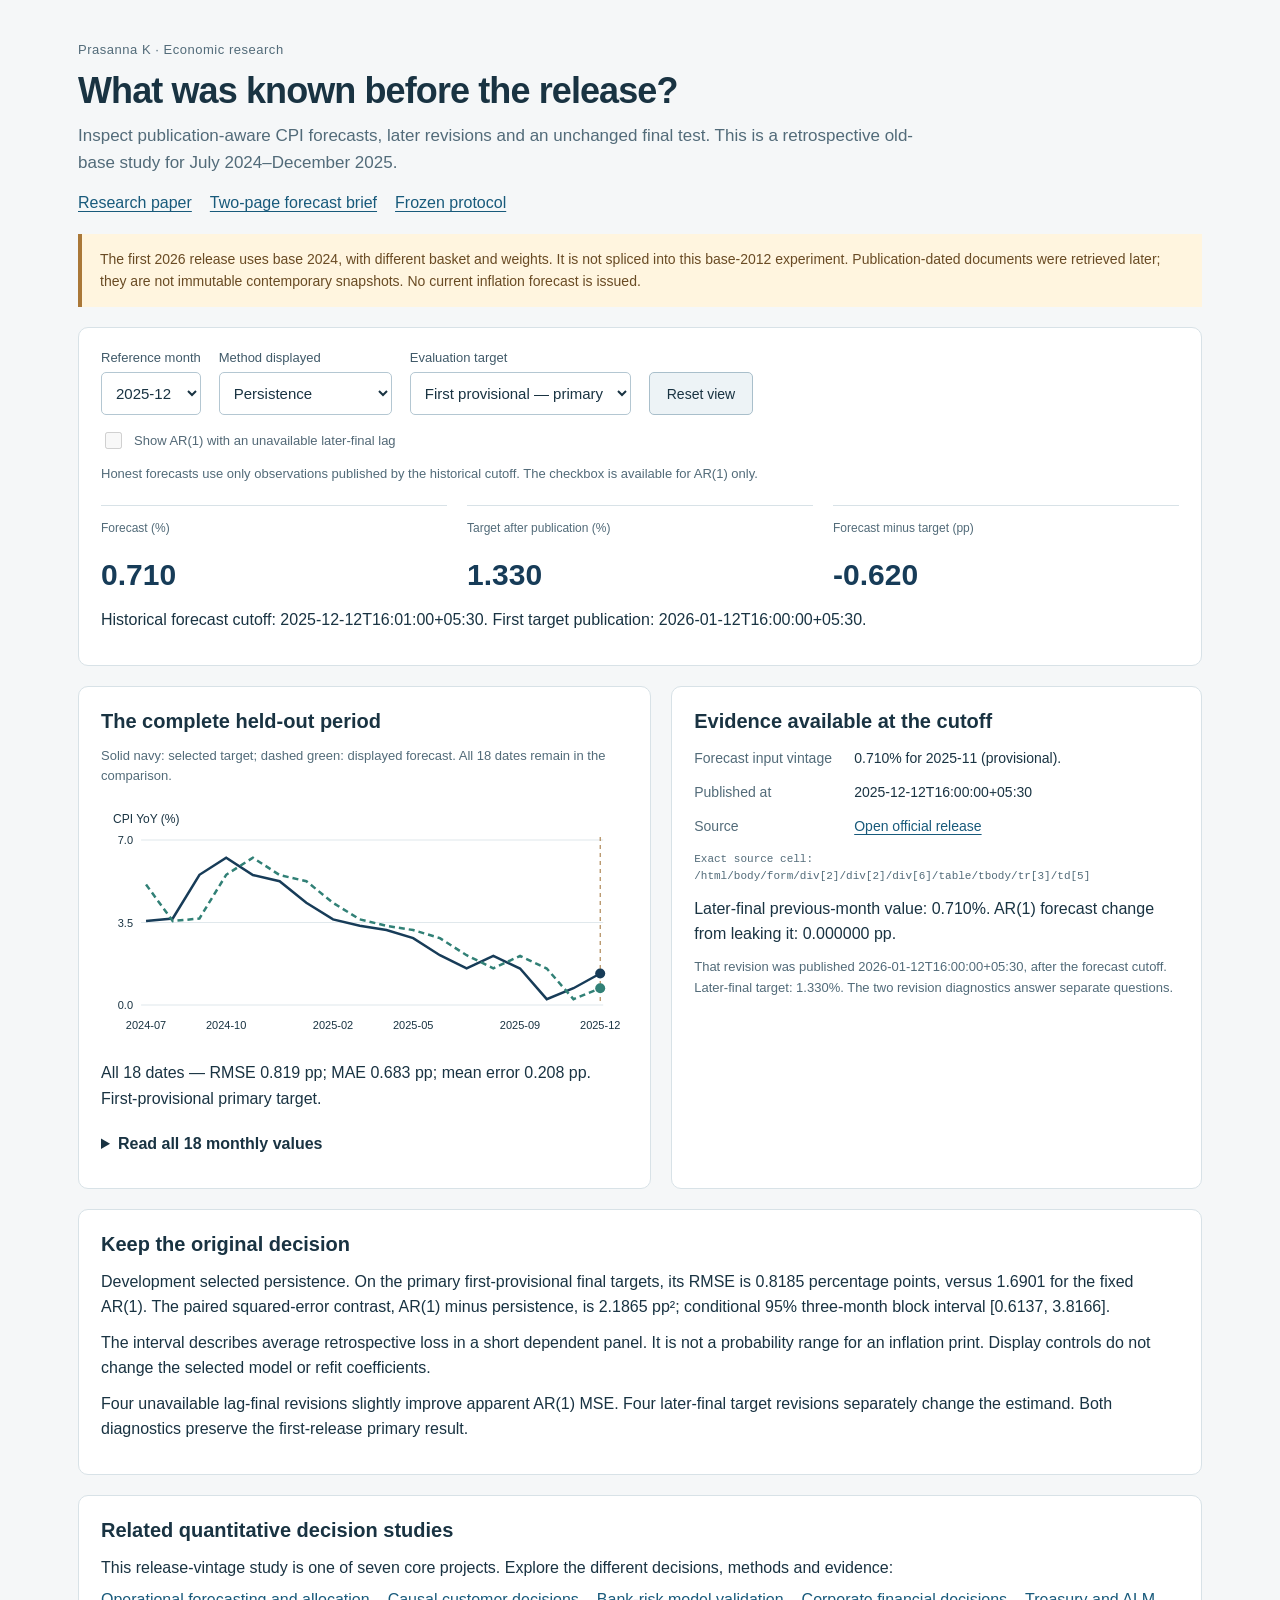
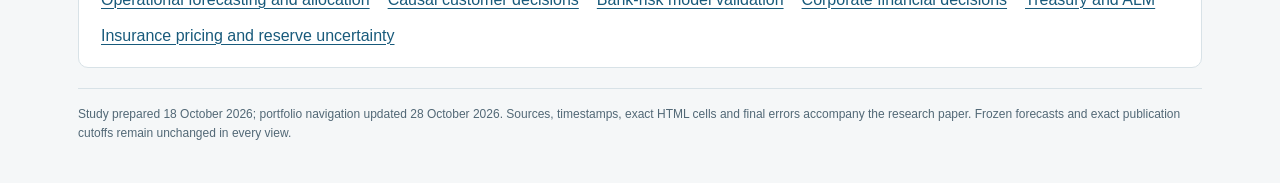
<file: docs/index.html>
<!doctype html><html lang="en"><head><meta charset="utf-8"><meta name="viewport" content="width=device-width,initial-scale=1"><title>CPI release vintages | Prasanna K</title><style>:root{font-family:Inter,Segoe UI,Arial,sans-serif;color:#193342;background:#f5f7f8;font-synthesis:none}*{box-sizing:border-box}body{margin:0}main{max-width:1180px;margin:auto;padding:32px 28px 40px}header{padding:8px 0 22px}.eyebrow{font-size:13px;letter-spacing:.04em;color:#526b79;margin:0 0 9px}h1{font-size:36px;line-height:1.15;letter-spacing:-.025em;margin:0 0 12px;max-width:930px}h2{font-size:20px;line-height:1.25;margin:0 0 12px}.lead{max-width:860px;font-size:17px;line-height:1.55;color:#526b79;margin:0 0 18px}p{line-height:1.6;margin:10px 0}nav{display:flex;gap:18px;flex-wrap:wrap}a{color:#185a7b;text-decoration-thickness:1px;text-underline-offset:3px}a:hover{color:#0a354b}.notice{background:#fff5df;border-left:4px solid #aa7838;padding:15px 18px;line-height:1.55;margin:0 0 20px;font-size:14px;color:#694b24}.panel{background:white;border:1px solid #d8e2e7;border-radius:10px;padding:22px;margin-bottom:20px;min-width:0}.controls{display:flex;gap:18px;align-items:end;flex-wrap:wrap;margin-bottom:14px}label{display:flex;flex-direction:column;gap:7px;font-size:13px;color:#405a69}select,input[type=number]{font:inherit;font-size:15px;color:#193342;border:1px solid #b4c7d2;border-radius:5px;background:#fff;padding:10px;min-height:43px;max-width:100%}select{max-width:330px}input[type=number]{width:145px}button{font:inherit;font-size:14px;padding:11px 17px;border:1px solid #a9bfcb;border-radius:5px;background:#edf3f6;color:#193342;cursor:pointer;min-height:43px}button:hover{background:#e2edf2}button:focus-visible,a:focus-visible,input:focus-visible,select:focus-visible{outline:3px solid #185a7b;outline-offset:3px}.metrics{display:grid;grid-template-columns:repeat(3,minmax(0,1fr));gap:20px;margin:20px 0 13px}.metrics>div{border-top:1px solid #d8e2e7;padding-top:13px}.metrics span{display:block;font-size:12px;line-height:1.5;color:#526b79;min-height:36px}.metrics strong{display:block;font-size:30px;line-height:1.3;color:#173c58;font-weight:650;overflow-wrap:anywhere}.metrics .small-number{font-size:23px}.negative{color:#a43f29!important}.subtle{font-size:13px;color:#526b79}.columns{display:grid;grid-template-columns:1.08fr 1fr;gap:20px}.columns>.panel{height:100%}.columns{margin-bottom:20px}.columns>.panel{margin:0}.compact{grid-template-columns:repeat(2,minmax(0,1fr))}.scroll{overflow:auto}table{border-collapse:collapse;width:100%;font-size:13px}th,td{padding:12px 9px;text-align:right;line-height:1.4;border-bottom:1px solid #e0e8ec;white-space:nowrap}th{font-weight:600;color:#526b79;background:#f4f7f9}th:first-child,td:first-child{text-align:left;white-space:normal}svg{display:block;width:100%;height:auto;margin:14px 0;fill:#193342}dl{display:grid;grid-template-columns:145px minmax(0,1fr);gap:13px 15px;font-size:14px;line-height:1.5}dt{color:#526b79}dd{margin:0;overflow-wrap:anywhere}.mono{font-family:ui-monospace,Consolas,monospace;font-size:11px;overflow-wrap:anywhere;color:#526b79}.check{flex-direction:row;align-items:center;gap:9px;margin:12px 0}.check input{width:17px;height:17px}.check:has(input:disabled){color:#526876}footer{font-size:12px;color:#526876;line-height:1.6;margin-top:20px;padding-top:16px;border-top:1px solid #d8e2e7}@media(max-width:760px){main{padding:22px 16px}h1{font-size:29px}.lead{font-size:16px}.columns{grid-template-columns:1fr}.metrics{grid-template-columns:1fr;gap:12px}.metrics span{min-height:0}.metrics strong{font-size:28px}.controls{align-items:stretch;gap:12px}.controls label{flex:1 1 210px}select{width:100%;max-width:100%}.panel{padding:18px}dl{grid-template-columns:1fr;gap:4px}dd{margin-bottom:10px}.compact{grid-template-columns:1fr 1fr}.compact strong{font-size:25px}}

.sr-only{position:absolute;width:1px;height:1px;padding:0;margin:-1px;overflow:hidden;clip-path:inset(50%);white-space:nowrap;border:0}summary{cursor:pointer;font-weight:600;line-height:1.5;padding:10px 0}summary:focus-visible,.scroll:focus-visible{outline:3px solid #185a7b;outline-offset:3px}.scroll{max-width:100%}caption{text-align:left;line-height:1.5;padding:12px 0;color:#405a69}tbody th{font-weight:500;background:transparent;color:#193342}.selected-month{background:#edf3f6}
</style></head><body><main><header><p class="eyebrow">Prasanna K · Economic research</p><h1>What was known before the release?</h1><p class="lead">Inspect publication-aware CPI forecasts, later revisions and an unchanged final test. This is a retrospective old-base study for July 2024–December 2025.</p><nav><a href="exports/P6_Inflation_Research_Paper.pdf">Research paper</a><a href="exports/P6_December_2025_Forecast_Brief.pdf">Two-page forecast brief</a><a href="exports/protocol.html">Frozen protocol</a></nav></header>
<aside class="notice">The first 2026 release uses base 2024, with different basket and weights. It is not spliced into this base-2012 experiment. Publication-dated documents were retrieved later; they are not immutable contemporary snapshots. No current inflation forecast is issued.</aside>
<section class="panel"><div class="controls"><label>Reference month<select id="month"></select></label><label>Method displayed<select id="method"><option value="persistence">Persistence</option><option value="ridge_ar1">Fixed Ridge AR(1)</option><option value="seasonal_12month">Seasonal 12-month</option></select></label><label>Evaluation target<select id="target"><option value="first">First provisional — primary</option><option value="later">Later final — diagnostic</option></select></label><button id="reset" type="button">Reset view</button></div><label class="check"><input type="checkbox" id="hindsight" aria-describedby="hindsight-note">Show AR(1) with an unavailable later-final lag</label><p id="hindsight-note" class="subtle"></p><p id="view-status" class="sr-only" role="status" aria-live="polite" aria-atomic="true"></p>
<div class="metrics"><div><span>Forecast (%)</span><strong id="forecast"></strong></div><div><span>Target after publication (%)</span><strong id="actual"></strong></div><div><span>Forecast minus target (pp)</span><strong id="error"></strong></div></div><p id="timing"></p></section>
<div class="columns"><section class="panel"><h2>The complete held-out period</h2><p class="subtle">Solid navy: selected target; dashed green: displayed forecast. All 18 dates remain in the comparison.</p><div id="forecast-chart" role="img" aria-label="Eighteen monthly CPI targets and frozen forecasts" aria-describedby="chart-table-help"></div><p id="scores"></p><details><summary>Read all 18 monthly values</summary><p id="chart-table-help" class="subtle">The table shows the same dates, forecasts and targets as the chart. The selected month is marked.</p><div class="scroll" tabindex="0" role="region" aria-labelledby="forecast-table-caption"><table><caption id="forecast-table-caption"></caption><thead><tr><th scope="col">Month</th><th scope="col">Forecast (%)</th><th scope="col">Target (%)</th><th scope="col">Error (pp)</th></tr></thead><tbody id="forecast-rows"></tbody></table></div></details></section><section class="panel"><h2>Evidence available at the cutoff</h2><dl><dt>Forecast input vintage</dt><dd id="lag"></dd><dt>Published at</dt><dd id="lag-date"></dd><dt>Source</dt><dd><a id="source" target="_blank" rel="noopener noreferrer">Open official release</a></dd></dl><p id="cell" class="mono"></p><p id="revision"></p><p id="revision-date" class="subtle"></p></section></div>
<section class="panel"><h2>Keep the original decision</h2><p>Development selected persistence. On the primary first-provisional final targets, its RMSE is 0.8185 percentage points, versus 1.6901 for the fixed AR(1). The paired squared-error contrast, AR(1) minus persistence, is 2.1865 pp²; conditional 95% three-month block interval [0.6137, 3.8166].</p><p>The interval describes average retrospective loss in a short dependent panel. It is not a probability range for an inflation print. Display controls do not change the selected model or refit coefficients.</p><p>Four unavailable lag-final revisions slightly improve apparent AR(1) MSE. Four later-final target revisions separately change the estimand. Both diagnostics preserve the first-release primary result.</p></section>
<section class="panel"><h2>Related quantitative decision studies</h2><p>This release-vintage study is one of seven core projects. Explore the different decisions, methods and evidence:</p><nav aria-label="Related portfolio projects"><a href="https://github.com/Prasanna-K-123/demand-inventory">Operational forecasting and allocation</a><a href="https://github.com/Prasanna-K-123/causal-customer-decisions">Causal customer decisions</a><a href="https://github.com/Prasanna-K-123/credit-risk-model-validation">Bank-risk model validation</a><a href="https://github.com/Prasanna-K-123/financial-decision-lab">Corporate financial decisions</a><a href="https://github.com/Prasanna-K-123/treasury-alm">Treasury and ALM</a><a href="https://github.com/Prasanna-K-123/insurance-price-reserve-risk">Insurance pricing and reserve uncertainty</a></nav></section>
<footer>Study prepared 18 October 2026; portfolio navigation updated 28 October 2026. Sources, timestamps, exact HTML cells and final errors accompany the research paper. Frozen forecasts and exact publication cutoffs remain unchanged in every view.</footer></main>
<script id="evidence" type="application/json">{"error_decomposition":{"2024":{"persistence":{"mae_pp":0.8666666666666667,"mean_error_pp":-0.02333333333333328,"mse_pp_squared":1.1480333333333335,"rmse_pp":1.0714631740444156},"ridge_ar1":{"mae_pp":0.91144666039283,"mean_error_pp":0.5082004961534495,"mse_pp_squared":1.0987628855513525,"rmse_pp":1.0482189110826767},"seasonal_12month":{"mae_pp":1.571666666666667,"mean_error_pp":0.9683333333333333,"mse_pp_squared":4.594116666666667,"rmse_pp":2.1433890609655233}},"2025":{"persistence":{"mae_pp":0.5908333333333332,"mean_error_pp":0.32416666666666666,"mse_pp_squared":0.4309416666666666,"rmse_pp":0.6564614738632166},"ridge_ar1":{"mae_pp":1.8538052251263604,"mean_error_pp":1.8538052251263604,"mse_pp_squared":3.7353626113666354,"rmse_pp":1.932708620399525},"seasonal_12month":{"mae_pp":2.7175,"mean_error_pp":2.7175,"mse_pp_squared":9.699358333333333,"rmse_pp":3.1143792854007573}}},"first_month":"2024-07","hindsight_diagnostic":{"changed_lag_releases":4,"max_abs_forecast_change_pp":0.05755755936330642,"metrics_same_frozen_ar1_with_unavailable_final_lag":{"mae_pp":1.5387264108924614,"mean_error_pp":1.404311022812668,"mse_pp_squared":2.840676182001727,"rmse_pp":1.6854305627944828},"mse_change_contaminated_minus_honest":-0.015819854093147432,"warning":"Later-final lag is published only with target, after cutoff. Not an available forecast."},"last_month":"2025-12","later_final_target_diagnostic":{"changed_targets":4,"max_abs_target_revision_pp":0.10000000000000009,"metrics":{"persistence":{"mae_pp":0.6844444444444444,"mean_error_pp":0.20999999999999996,"mse_pp_squared":0.6680777777777778,"rmse_pp":0.8173602496927397},"ridge_ar1":{"mae_pp":1.5413523702151837,"mean_error_pp":1.40693698213539,"mse_pp_squared":2.8615631384065727,"rmse_pp":1.6916155409568017},"seasonal_12month":{"mae_pp":2.337222222222222,"mean_error_pp":2.136111111111111,"mse_pp_squared":8.007316666666668,"rmse_pp":2.829720245301056}},"warning":"Different estimand. Does not replace first-provisional primary evaluation."},"limitations":["18 dependent releases; conditional bootstrap interval only.","Publication-dated reconstruction, not immutable archived snapshots.","Small training/development panel and fixed coefficients.","No new-base/current inflation forecast; no causal policy effect.","Hindsight does not necessarily improve measured performance."],"metrics":{"persistence":{"mae_pp":0.6827777777777779,"mean_error_pp":0.20833333333333334,"mse_pp_squared":0.6699722222222222,"rmse_pp":0.8185183090329881},"ridge_ar1":{"mae_pp":1.5396857035485167,"mean_error_pp":1.4052703154687234,"mse_pp_squared":2.856496036094874,"rmse_pp":1.6901171663807435},"seasonal_12month":{"mae_pp":2.335555555555556,"mean_error_pp":2.1344444444444446,"mse_pp_squared":7.997611111111112,"rmse_pp":2.8280047933324144}},"n_releases":18,"per_release":[{"actual_source":{"base":2012,"cell_xpath":"/html/body/form/div[2]/div[2]/div[6]/div[1]/table/tbody/tr[3]/td[5]","metric":"headline_yoy_percent","published_at":"2024-08-12T17:30:00+05:30","reference_month":"2024-07","release_reference_month":"2024-07","sector":"Combined","source_file":"data/raw/source_2044604.html","source_sha256":"c33f23f8f750cfa660df57fe6817cfab9f7ca14cd4aff30fd981269414622ce5","source_url":"https://www.pib.gov.in/PressReleaseIframePage.aspx?PRID=2044604&lang=2&reg=3","status":"provisional","value":3.54},"errors_pp":{"persistence":1.54,"ridge_ar1":1.9986743063937924,"seasonal_12month":3.9000000000000004},"first_provisional_actual":3.54,"forecast_cutoff":"2024-07-12T17:31:00+05:30","forecasts":{"persistence":5.08,"ridge_ar1":5.538674306393792,"seasonal_12month":7.44},"hindsight_ar1_prediction":5.538674306393792,"hindsight_lag_final":{"base":2012,"cell_xpath":"/html/body/form/div[2]/div[2]/div[6]/div[1]/table/tbody/tr[3]/td[8]","metric":"headline_yoy_percent","published_at":"2024-08-12T17:30:00+05:30","reference_month":"2024-06","release_reference_month":"2024-07","sector":"Combined","source_file":"data/raw/source_2044604.html","source_sha256":"c33f23f8f750cfa660df57fe6817cfab9f7ca14cd4aff30fd981269414622ce5","source_url":"https://www.pib.gov.in/PressReleaseIframePage.aspx?PRID=2044604&lang=2&reg=3","status":"final","value":5.08},"hindsight_minus_honest_prediction_pp":0.0,"lag_source":{"base":2012,"cell_xpath":"/html/body/form/div[2]/div[2]/div[6]/table/tbody/tr[3]/td[5]","metric":"headline_yoy_percent","published_at":"2024-07-12T17:30:00+05:30","reference_month":"2024-06","release_reference_month":"2024-06","sector":"Combined","source_file":"data/raw/source_2032780.html","source_sha256":"2ccc552eabe3fa7733d10674a0f5b368e0d66b5d3c39a0cdde6b1de85d69c76e","source_url":"https://www.pib.gov.in/PressReleaseIframePage.aspx?PRID=2032780&lang=2&reg=3","status":"provisional","value":5.08},"later_final_source":{"base":2012,"cell_xpath":"/html/body/form/div[2]/div[2]/div[6]/div[1]/table/tbody/tr[3]/td[8]","metric":"headline_yoy_percent","published_at":"2024-09-12T17:30:00+05:30","reference_month":"2024-07","release_reference_month":"2024-08","sector":"Combined","source_file":"data/raw/source_2054203.html","source_sha256":"4848e65c07d605bbc25af68fb99dfd4ce476841e705bc6734def5a80fc88abc6","source_url":"https://www.pib.gov.in/PressReleaseIframePage.aspx?PRID=2054203&lang=2&reg=3","status":"final","value":3.6},"later_final_target":3.6,"seasonal_source":{"base":2012,"cell_xpath":"/html/body/form/div[2]/div[2]/div[6]/table/tbody/tr[3]/td[8]","metric":"headline_yoy_percent","published_at":"2023-09-12T17:30:00+05:30","reference_month":"2023-07","release_reference_month":"2023-08","sector":"Combined","source_file":"data/raw/source_1956659.html","source_sha256":"7fdc5b311df0d6e64ada3dc8b9526e9f96f64245a8c380e2317fd26580466d8f","source_url":"https://www.pib.gov.in/PressReleaseIframePage.aspx?PRID=1956659&lang=2&reg=3","status":"final","value":7.44},"split":"final","target_month":"2024-07","target_publication":"2024-08-12T17:30:00+05:30"},{"actual_source":{"base":2012,"cell_xpath":"/html/body/form/div[2]/div[2]/div[6]/div[1]/table/tbody/tr[3]/td[5]","metric":"headline_yoy_percent","published_at":"2024-09-12T17:30:00+05:30","reference_month":"2024-08","release_reference_month":"2024-08","sector":"Combined","source_file":"data/raw/source_2054203.html","source_sha256":"4848e65c07d605bbc25af68fb99dfd4ce476841e705bc6734def5a80fc88abc6","source_url":"https://www.pib.gov.in/PressReleaseIframePage.aspx?PRID=2054203&lang=2&reg=3","status":"provisional","value":3.65},"errors_pp":{"persistence":-0.10999999999999988,"ridge_ar1":1.0022878921988734,"seasonal_12month":3.18},"first_provisional_actual":3.65,"forecast_cutoff":"2024-08-12T17:31:00+05:30","forecasts":{"persistence":3.54,"ridge_ar1":4.652287892198873,"seasonal_12month":6.83},"hindsight_ar1_prediction":4.686822427816857,"hindsight_lag_final":{"base":2012,"cell_xpath":"/html/body/form/div[2]/div[2]/div[6]/div[1]/table/tbody/tr[3]/td[8]","metric":"headline_yoy_percent","published_at":"2024-09-12T17:30:00+05:30","reference_month":"2024-07","release_reference_month":"2024-08","sector":"Combined","source_file":"data/raw/source_2054203.html","source_sha256":"4848e65c07d605bbc25af68fb99dfd4ce476841e705bc6734def5a80fc88abc6","source_url":"https://www.pib.gov.in/PressReleaseIframePage.aspx?PRID=2054203&lang=2&reg=3","status":"final","value":3.6},"hindsight_minus_honest_prediction_pp":0.034534535617983586,"lag_source":{"base":2012,"cell_xpath":"/html/body/form/div[2]/div[2]/div[6]/div[1]/table/tbody/tr[3]/td[5]","metric":"headline_yoy_percent","published_at":"2024-08-12T17:30:00+05:30","reference_month":"2024-07","release_reference_month":"2024-07","sector":"Combined","source_file":"data/raw/source_2044604.html","source_sha256":"c33f23f8f750cfa660df57fe6817cfab9f7ca14cd4aff30fd981269414622ce5","source_url":"https://www.pib.gov.in/PressReleaseIframePage.aspx?PRID=2044604&lang=2&reg=3","status":"provisional","value":3.54},"later_final_source":{"base":2012,"cell_xpath":"/html/body/form/div[2]/div[2]/div[6]/div[1]/table/tbody/tr[3]/td[8]","metric":"headline_yoy_percent","published_at":"2024-10-14T17:30:00+05:30","reference_month":"2024-08","release_reference_month":"2024-09","sector":"Combined","source_file":"data/raw/source_2064700.html","source_sha256":"ead2fa9d8a1eb7c6eccc70f0e3fd2c1062845931ba4f1a225ee0299bc1d44f97","source_url":"https://www.pib.gov.in/PressReleaseIframePage.aspx?PRID=2064700&lang=2&reg=3","status":"final","value":3.65},"later_final_target":3.65,"seasonal_source":{"base":2012,"cell_xpath":"/html/body/form/div[2]/div[2]/div[6]/table/tbody/tr[3]/td[8]","metric":"headline_yoy_percent","published_at":"2023-10-12T17:30:00+05:30","reference_month":"2023-08","release_reference_month":"2023-09","sector":"Combined","source_file":"data/raw/source_1967118.html","source_sha256":"f9f09dd52bd4b607f7bef814ad8a16b2cb4ec1020ea2b9a052349185bbff6862","source_url":"https://www.pib.gov.in/PressReleaseIframePage.aspx?PRID=1967118&lang=2&reg=3","status":"final","value":6.83},"split":"final","target_month":"2024-08","target_publication":"2024-09-12T17:30:00+05:30"},{"actual_source":{"base":2012,"cell_xpath":"/html/body/form/div[2]/div[2]/div[6]/div[1]/table/tbody/tr[3]/td[5]","metric":"headline_yoy_percent","published_at":"2024-10-14T17:30:00+05:30","reference_month":"2024-09","release_reference_month":"2024-09","sector":"Combined","source_file":"data/raw/source_2064700.html","source_sha256":"ead2fa9d8a1eb7c6eccc70f0e3fd2c1062845931ba4f1a225ee0299bc1d44f97","source_url":"https://www.pib.gov.in/PressReleaseIframePage.aspx?PRID=2064700&lang=2&reg=3","status":"provisional","value":5.49},"errors_pp":{"persistence":-1.8400000000000003,"ridge_ar1":-0.7743987925014899,"seasonal_12month":-0.47000000000000064},"first_provisional_actual":5.49,"forecast_cutoff":"2024-09-12T17:31:00+05:30","forecasts":{"persistence":3.65,"ridge_ar1":4.71560120749851,"seasonal_12month":5.02},"hindsight_ar1_prediction":4.71560120749851,"hindsight_lag_final":{"base":2012,"cell_xpath":"/html/body/form/div[2]/div[2]/div[6]/div[1]/table/tbody/tr[3]/td[8]","metric":"headline_yoy_percent","published_at":"2024-10-14T17:30:00+05:30","reference_month":"2024-08","release_reference_month":"2024-09","sector":"Combined","source_file":"data/raw/source_2064700.html","source_sha256":"ead2fa9d8a1eb7c6eccc70f0e3fd2c1062845931ba4f1a225ee0299bc1d44f97","source_url":"https://www.pib.gov.in/PressReleaseIframePage.aspx?PRID=2064700&lang=2&reg=3","status":"final","value":3.65},"hindsight_minus_honest_prediction_pp":0.0,"lag_source":{"base":2012,"cell_xpath":"/html/body/form/div[2]/div[2]/div[6]/div[1]/table/tbody/tr[3]/td[5]","metric":"headline_yoy_percent","published_at":"2024-09-12T17:30:00+05:30","reference_month":"2024-08","release_reference_month":"2024-08","sector":"Combined","source_file":"data/raw/source_2054203.html","source_sha256":"4848e65c07d605bbc25af68fb99dfd4ce476841e705bc6734def5a80fc88abc6","source_url":"https://www.pib.gov.in/PressReleaseIframePage.aspx?PRID=2054203&lang=2&reg=3","status":"provisional","value":3.65},"later_final_source":{"base":2012,"cell_xpath":"/html/body/form/div[2]/div[2]/div[6]/div[1]/table/tbody/tr[3]/td[8]","metric":"headline_yoy_percent","published_at":"2024-11-12T16:00:00+05:30","reference_month":"2024-09","release_reference_month":"2024-10","sector":"Combined","source_file":"data/raw/source_2072719.html","source_sha256":"15a4f390546f75a4f300e4979791b2d3e39f69cfa4a2b48119349356355931b7","source_url":"https://www.pib.gov.in/PressReleaseIframePage.aspx?PRID=2072719&lang=2&reg=3","status":"final","value":5.49},"later_final_target":5.49,"seasonal_source":{"base":2012,"cell_xpath":"/html/body/form/div[2]/div[2]/div[6]/table/tbody/tr[3]/td[8]","metric":"headline_yoy_percent","published_at":"2023-11-13T17:30:00+05:30","reference_month":"2023-09","release_reference_month":"2023-10","sector":"Combined","source_file":"data/raw/source_1976688.html","source_sha256":"62ee5ea573dfdbfddab9f41dc2997b568fcaf512a5be001cd324a45f4fe8a57c","source_url":"https://www.pib.gov.in/PressReleaseIframePage.aspx?PRID=1976688&lang=2&reg=3","status":"final","value":5.02},"split":"final","target_month":"2024-09","target_publication":"2024-10-14T17:30:00+05:30"},{"actual_source":{"base":2012,"cell_xpath":"/html/body/form/div[2]/div[2]/div[6]/div[1]/table/tbody/tr[3]/td[5]","metric":"headline_yoy_percent","published_at":"2024-11-12T16:00:00+05:30","reference_month":"2024-10","release_reference_month":"2024-10","sector":"Combined","source_file":"data/raw/source_2072719.html","source_sha256":"15a4f390546f75a4f300e4979791b2d3e39f69cfa4a2b48119349356355931b7","source_url":"https://www.pib.gov.in/PressReleaseIframePage.aspx?PRID=2072719&lang=2&reg=3","status":"provisional","value":6.21},"errors_pp":{"persistence":-0.7199999999999998,"ridge_ar1":-0.4353397002166517,"seasonal_12month":-1.3399999999999999},"first_provisional_actual":6.21,"forecast_cutoff":"2024-10-14T17:31:00+05:30","forecasts":{"persistence":5.49,"ridge_ar1":5.774660299783348,"seasonal_12month":4.87},"hindsight_ar1_prediction":5.774660299783348,"hindsight_lag_final":{"base":2012,"cell_xpath":"/html/body/form/div[2]/div[2]/div[6]/div[1]/table/tbody/tr[3]/td[8]","metric":"headline_yoy_percent","published_at":"2024-11-12T16:00:00+05:30","reference_month":"2024-09","release_reference_month":"2024-10","sector":"Combined","source_file":"data/raw/source_2072719.html","source_sha256":"15a4f390546f75a4f300e4979791b2d3e39f69cfa4a2b48119349356355931b7","source_url":"https://www.pib.gov.in/PressReleaseIframePage.aspx?PRID=2072719&lang=2&reg=3","status":"final","value":5.49},"hindsight_minus_honest_prediction_pp":0.0,"lag_source":{"base":2012,"cell_xpath":"/html/body/form/div[2]/div[2]/div[6]/div[1]/table/tbody/tr[3]/td[5]","metric":"headline_yoy_percent","published_at":"2024-10-14T17:30:00+05:30","reference_month":"2024-09","release_reference_month":"2024-09","sector":"Combined","source_file":"data/raw/source_2064700.html","source_sha256":"ead2fa9d8a1eb7c6eccc70f0e3fd2c1062845931ba4f1a225ee0299bc1d44f97","source_url":"https://www.pib.gov.in/PressReleaseIframePage.aspx?PRID=2064700&lang=2&reg=3","status":"provisional","value":5.49},"later_final_source":{"base":2012,"cell_xpath":"/html/body/form/div[2]/div[2]/div[6]/div[1]/table/tbody/tr[3]/td[8]","metric":"headline_yoy_percent","published_at":"2024-12-12T16:00:00+05:30","reference_month":"2024-10","release_reference_month":"2024-11","sector":"Combined","source_file":"data/raw/source_2083704.html","source_sha256":"e4416720b104dace808c336bb40539de3f39ce63d08e4decda520c342ef2e0de","source_url":"https://www.pib.gov.in/PressReleaseIframePage.aspx?PRID=2083704&lang=2&reg=3","status":"final","value":6.21},"later_final_target":6.21,"seasonal_source":{"base":2012,"cell_xpath":"/html/body/form/div[2]/div[2]/div[6]/table/tbody/tr[3]/td[8]","metric":"headline_yoy_percent","published_at":"2023-12-12T17:30:00+05:30","reference_month":"2023-10","release_reference_month":"2023-11","sector":"Combined","source_file":"data/raw/source_1985492.html","source_sha256":"44a283a02e754fc09d311fed29fe11389cf9d9db315f2b56ffc3e43fe87733d9","source_url":"https://www.pib.gov.in/PressReleaseIframePage.aspx?PRID=1985492&lang=2&reg=3","status":"final","value":4.87},"split":"final","target_month":"2024-10","target_publication":"2024-11-12T16:00:00+05:30"},{"actual_source":{"base":2012,"cell_xpath":"/html/body/form/div[2]/div[2]/div[6]/div[1]/table/tbody/tr[3]/td[5]","metric":"headline_yoy_percent","published_at":"2024-12-12T16:00:00+05:30","reference_month":"2024-11","release_reference_month":"2024-11","sector":"Combined","source_file":"data/raw/source_2083704.html","source_sha256":"e4416720b104dace808c336bb40539de3f39ce63d08e4decda520c342ef2e0de","source_url":"https://www.pib.gov.in/PressReleaseIframePage.aspx?PRID=2083704&lang=2&reg=3","status":"provisional","value":5.48},"errors_pp":{"persistence":0.7299999999999995,"ridge_ar1":0.7090747271991544,"seasonal_12month":0.0699999999999994},"first_provisional_actual":5.48,"forecast_cutoff":"2024-11-12T16:01:00+05:30","forecasts":{"persistence":6.21,"ridge_ar1":6.189074727199155,"seasonal_12month":5.55},"hindsight_ar1_prediction":6.189074727199155,"hindsight_lag_final":{"base":2012,"cell_xpath":"/html/body/form/div[2]/div[2]/div[6]/div[1]/table/tbody/tr[3]/td[8]","metric":"headline_yoy_percent","published_at":"2024-12-12T16:00:00+05:30","reference_month":"2024-10","release_reference_month":"2024-11","sector":"Combined","source_file":"data/raw/source_2083704.html","source_sha256":"e4416720b104dace808c336bb40539de3f39ce63d08e4decda520c342ef2e0de","source_url":"https://www.pib.gov.in/PressReleaseIframePage.aspx?PRID=2083704&lang=2&reg=3","status":"final","value":6.21},"hindsight_minus_honest_prediction_pp":0.0,"lag_source":{"base":2012,"cell_xpath":"/html/body/form/div[2]/div[2]/div[6]/div[1]/table/tbody/tr[3]/td[5]","metric":"headline_yoy_percent","published_at":"2024-11-12T16:00:00+05:30","reference_month":"2024-10","release_reference_month":"2024-10","sector":"Combined","source_file":"data/raw/source_2072719.html","source_sha256":"15a4f390546f75a4f300e4979791b2d3e39f69cfa4a2b48119349356355931b7","source_url":"https://www.pib.gov.in/PressReleaseIframePage.aspx?PRID=2072719&lang=2&reg=3","status":"provisional","value":6.21},"later_final_source":{"base":2012,"cell_xpath":"/html/body/form/div[2]/div[2]/div[6]/table/tbody/tr[3]/td[8]","metric":"headline_yoy_percent","published_at":"2025-01-13T16:00:00+05:30","reference_month":"2024-11","release_reference_month":"2024-12","sector":"Combined","source_file":"data/raw/source_2092477.html","source_sha256":"1730730db4064f63d69be0cc98445ec5cd0de1e0f76b925174ea596e60580373","source_url":"https://www.pib.gov.in/PressReleaseIframePage.aspx?PRID=2092477&lang=2&reg=3","status":"final","value":5.48},"later_final_target":5.48,"seasonal_source":{"base":2012,"cell_xpath":"/html/body/form/div[2]/div[2]/div[6]/table/tbody/tr[3]/td[8]","metric":"headline_yoy_percent","published_at":"2024-01-12T17:30:00+05:30","reference_month":"2023-11","release_reference_month":"2023-12","sector":"Combined","source_file":"data/raw/source_1995548.html","source_sha256":"bee8f2b3c6598c030345edc541678dbb0601ef4fd391037d2ffaf6057d81c301","source_url":"https://www.pib.gov.in/PressReleaseIframePage.aspx?PRID=1995548&lang=2&reg=3","status":"final","value":5.55},"split":"final","target_month":"2024-11","target_publication":"2024-12-12T16:00:00+05:30"},{"actual_source":{"base":2012,"cell_xpath":"/html/body/form/div[2]/div[2]/div[6]/table/tbody/tr[3]/td[5]","metric":"headline_yoy_percent","published_at":"2025-01-13T16:00:00+05:30","reference_month":"2024-12","release_reference_month":"2024-12","sector":"Combined","source_file":"data/raw/source_2092477.html","source_sha256":"1730730db4064f63d69be0cc98445ec5cd0de1e0f76b925174ea596e60580373","source_url":"https://www.pib.gov.in/PressReleaseIframePage.aspx?PRID=2092477&lang=2&reg=3","status":"provisional","value":5.22},"errors_pp":{"persistence":0.2600000000000007,"ridge_ar1":0.5489045438470184,"seasonal_12month":0.47000000000000064},"first_provisional_actual":5.22,"forecast_cutoff":"2024-12-12T16:01:00+05:30","forecasts":{"persistence":5.48,"ridge_ar1":5.768904543847018,"seasonal_12month":5.69},"hindsight_ar1_prediction":5.768904543847018,"hindsight_lag_final":{"base":2012,"cell_xpath":"/html/body/form/div[2]/div[2]/div[6]/table/tbody/tr[3]/td[8]","metric":"headline_yoy_percent","published_at":"2025-01-13T16:00:00+05:30","reference_month":"2024-11","release_reference_month":"2024-12","sector":"Combined","source_file":"data/raw/source_2092477.html","source_sha256":"1730730db4064f63d69be0cc98445ec5cd0de1e0f76b925174ea596e60580373","source_url":"https://www.pib.gov.in/PressReleaseIframePage.aspx?PRID=2092477&lang=2&reg=3","status":"final","value":5.48},"hindsight_minus_honest_prediction_pp":0.0,"lag_source":{"base":2012,"cell_xpath":"/html/body/form/div[2]/div[2]/div[6]/div[1]/table/tbody/tr[3]/td[5]","metric":"headline_yoy_percent","published_at":"2024-12-12T16:00:00+05:30","reference_month":"2024-11","release_reference_month":"2024-11","sector":"Combined","source_file":"data/raw/source_2083704.html","source_sha256":"e4416720b104dace808c336bb40539de3f39ce63d08e4decda520c342ef2e0de","source_url":"https://www.pib.gov.in/PressReleaseIframePage.aspx?PRID=2083704&lang=2&reg=3","status":"provisional","value":5.48},"later_final_source":{"base":2012,"cell_xpath":"/html/body/form/div[2]/div[2]/div[6]/table/tbody/tr[3]/td[8]","metric":"headline_yoy_percent","published_at":"2025-02-12T16:00:00+05:30","reference_month":"2024-12","release_reference_month":"2025-01","sector":"Combined","source_file":"data/raw/source_2102267.html","source_sha256":"5aba3a5fd7e85e4d1b174dbaa34cd748d8699ec317b39d7019126117da317866","source_url":"https://www.pib.gov.in/PressReleaseIframePage.aspx?PRID=2102267&lang=2&reg=3","status":"final","value":5.22},"later_final_target":5.22,"seasonal_source":{"base":2012,"cell_xpath":"/html/body/form/div[2]/div[2]/div[6]/table/tbody/tr[3]/td[8]","metric":"headline_yoy_percent","published_at":"2024-02-12T17:30:00+05:30","reference_month":"2023-12","release_reference_month":"2024-01","sector":"Combined","source_file":"data/raw/source_2005313.html","source_sha256":"461681e1d2ef650a772ac7a82c8e666979bd35674447fc5ce81391f9ce0ac9bd","source_url":"https://www.pib.gov.in/PressReleaseIframePage.aspx?PRID=2005313&lang=2&reg=3","status":"final","value":5.69},"split":"final","target_month":"2024-12","target_publication":"2025-01-13T16:00:00+05:30"},{"actual_source":{"base":2012,"cell_xpath":"/html/body/form/div[2]/div[2]/div[6]/table/tbody/tr[3]/td[5]","metric":"headline_yoy_percent","published_at":"2025-02-12T16:00:00+05:30","reference_month":"2025-01","release_reference_month":"2025-01","sector":"Combined","source_file":"data/raw/source_2102267.html","source_sha256":"5aba3a5fd7e85e4d1b174dbaa34cd748d8699ec317b39d7019126117da317866","source_url":"https://www.pib.gov.in/PressReleaseIframePage.aspx?PRID=2102267&lang=2&reg=3","status":"provisional","value":4.31},"errors_pp":{"persistence":0.9100000000000001,"ridge_ar1":1.3092548895024212,"seasonal_12month":0.79},"first_provisional_actual":4.31,"forecast_cutoff":"2025-01-13T16:01:00+05:30","forecasts":{"persistence":5.22,"ridge_ar1":5.619254889502421,"seasonal_12month":5.1},"hindsight_ar1_prediction":5.619254889502421,"hindsight_lag_final":{"base":2012,"cell_xpath":"/html/body/form/div[2]/div[2]/div[6]/table/tbody/tr[3]/td[8]","metric":"headline_yoy_percent","published_at":"2025-02-12T16:00:00+05:30","reference_month":"2024-12","release_reference_month":"2025-01","sector":"Combined","source_file":"data/raw/source_2102267.html","source_sha256":"5aba3a5fd7e85e4d1b174dbaa34cd748d8699ec317b39d7019126117da317866","source_url":"https://www.pib.gov.in/PressReleaseIframePage.aspx?PRID=2102267&lang=2&reg=3","status":"final","value":5.22},"hindsight_minus_honest_prediction_pp":0.0,"lag_source":{"base":2012,"cell_xpath":"/html/body/form/div[2]/div[2]/div[6]/table/tbody/tr[3]/td[5]","metric":"headline_yoy_percent","published_at":"2025-01-13T16:00:00+05:30","reference_month":"2024-12","release_reference_month":"2024-12","sector":"Combined","source_file":"data/raw/source_2092477.html","source_sha256":"1730730db4064f63d69be0cc98445ec5cd0de1e0f76b925174ea596e60580373","source_url":"https://www.pib.gov.in/PressReleaseIframePage.aspx?PRID=2092477&lang=2&reg=3","status":"provisional","value":5.22},"later_final_source":{"base":2012,"cell_xpath":"/html/body/form/div[2]/div[2]/div[6]/table/tbody/tr[3]/td[8]","metric":"headline_yoy_percent","published_at":"2025-03-12T16:00:00+05:30","reference_month":"2025-01","release_reference_month":"2025-02","sector":"Combined","source_file":"data/raw/source_2110779.html","source_sha256":"9e81d21300c51f9c23242c14d50641d16856341983b625f763d7564e04897ece","source_url":"https://www.pib.gov.in/PressReleaseIframePage.aspx?PRID=2110779&lang=2&reg=3","status":"final","value":4.26},"later_final_target":4.26,"seasonal_source":{"base":2012,"cell_xpath":"/html/body/form/div[2]/div[2]/div[6]/table/tbody/tr[3]/td[8]","metric":"headline_yoy_percent","published_at":"2024-03-12T17:30:00+05:30","reference_month":"2024-01","release_reference_month":"2024-02","sector":"Combined","source_file":"data/raw/source_2013793.html","source_sha256":"cc148a9d0787c2dbb4ad2ebf4ad25bc4449e8d0174f9a2d5944b68ad288017cb","source_url":"https://www.pib.gov.in/PressReleaseIframePage.aspx?PRID=2013793&lang=2&reg=3","status":"final","value":5.1},"split":"final","target_month":"2025-01","target_publication":"2025-02-12T16:00:00+05:30"},{"actual_source":{"base":2012,"cell_xpath":"/html/body/form/div[2]/div[2]/div[6]/table/tbody/tr[3]/td[5]","metric":"headline_yoy_percent","published_at":"2025-03-12T16:00:00+05:30","reference_month":"2025-02","release_reference_month":"2025-02","sector":"Combined","source_file":"data/raw/source_2110779.html","source_sha256":"9e81d21300c51f9c23242c14d50641d16856341983b625f763d7564e04897ece","source_url":"https://www.pib.gov.in/PressReleaseIframePage.aspx?PRID=2110779&lang=2&reg=3","status":"provisional","value":3.61},"errors_pp":{"persistence":0.6999999999999997,"ridge_ar1":1.4854810992963325,"seasonal_12month":1.48},"first_provisional_actual":3.61,"forecast_cutoff":"2025-02-12T16:01:00+05:30","forecasts":{"persistence":4.31,"ridge_ar1":5.095481099296332,"seasonal_12month":5.09},"hindsight_ar1_prediction":5.066702319614679,"hindsight_lag_final":{"base":2012,"cell_xpath":"/html/body/form/div[2]/div[2]/div[6]/table/tbody/tr[3]/td[8]","metric":"headline_yoy_percent","published_at":"2025-03-12T16:00:00+05:30","reference_month":"2025-01","release_reference_month":"2025-02","sector":"Combined","source_file":"data/raw/source_2110779.html","source_sha256":"9e81d21300c51f9c23242c14d50641d16856341983b625f763d7564e04897ece","source_url":"https://www.pib.gov.in/PressReleaseIframePage.aspx?PRID=2110779&lang=2&reg=3","status":"final","value":4.26},"hindsight_minus_honest_prediction_pp":-0.028778779681653432,"lag_source":{"base":2012,"cell_xpath":"/html/body/form/div[2]/div[2]/div[6]/table/tbody/tr[3]/td[5]","metric":"headline_yoy_percent","published_at":"2025-02-12T16:00:00+05:30","reference_month":"2025-01","release_reference_month":"2025-01","sector":"Combined","source_file":"data/raw/source_2102267.html","source_sha256":"5aba3a5fd7e85e4d1b174dbaa34cd748d8699ec317b39d7019126117da317866","source_url":"https://www.pib.gov.in/PressReleaseIframePage.aspx?PRID=2102267&lang=2&reg=3","status":"provisional","value":4.31},"later_final_source":{"base":2012,"cell_xpath":"/html/body/form/div[2]/div[2]/div[6]/table/tbody/tr[3]/td[8]","metric":"headline_yoy_percent","published_at":"2025-04-15T16:00:00+05:30","reference_month":"2025-02","release_reference_month":"2025-03","sector":"Combined","source_file":"data/raw/source_2121843.html","source_sha256":"c5cecf0a8fc16ba76941703368188720cc8485160ae7a11bddcea5199822aeb6","source_url":"https://www.pib.gov.in/PressReleaseIframePage.aspx?PRID=2121843&lang=2&reg=3","status":"final","value":3.61},"later_final_target":3.61,"seasonal_source":{"base":2012,"cell_xpath":"/html/body/form/div[2]/div[2]/div[6]/table/tbody/tr[3]/td[8]","metric":"headline_yoy_percent","published_at":"2024-04-12T18:10:00+05:30","reference_month":"2024-02","release_reference_month":"2024-03","sector":"Combined","source_file":"data/raw/source_2017771.html","source_sha256":"48a8239c90730569f2fe32fc575231d305e3a5a2a90ee950ce594c9685d0b83e","source_url":"https://www.pib.gov.in/PressReleaseIframePage.aspx?PRID=2017771&lang=2&reg=3","status":"final","value":5.09},"split":"final","target_month":"2025-02","target_publication":"2025-03-12T16:00:00+05:30"},{"actual_source":{"base":2012,"cell_xpath":"/html/body/form/div[2]/div[2]/div[6]/table/tbody/tr[3]/td[5]","metric":"headline_yoy_percent","published_at":"2025-04-15T16:00:00+05:30","reference_month":"2025-03","release_reference_month":"2025-03","sector":"Combined","source_file":"data/raw/source_2121843.html","source_sha256":"c5cecf0a8fc16ba76941703368188720cc8485160ae7a11bddcea5199822aeb6","source_url":"https://www.pib.gov.in/PressReleaseIframePage.aspx?PRID=2121843&lang=2&reg=3","status":"provisional","value":3.34},"errors_pp":{"persistence":0.27,"ridge_ar1":1.352578183753188,"seasonal_12month":1.5099999999999998},"first_provisional_actual":3.34,"forecast_cutoff":"2025-03-12T16:01:00+05:30","forecasts":{"persistence":3.61,"ridge_ar1":4.692578183753188,"seasonal_12month":4.85},"hindsight_ar1_prediction":4.692578183753188,"hindsight_lag_final":{"base":2012,"cell_xpath":"/html/body/form/div[2]/div[2]/div[6]/table/tbody/tr[3]/td[8]","metric":"headline_yoy_percent","published_at":"2025-04-15T16:00:00+05:30","reference_month":"2025-02","release_reference_month":"2025-03","sector":"Combined","source_file":"data/raw/source_2121843.html","source_sha256":"c5cecf0a8fc16ba76941703368188720cc8485160ae7a11bddcea5199822aeb6","source_url":"https://www.pib.gov.in/PressReleaseIframePage.aspx?PRID=2121843&lang=2&reg=3","status":"final","value":3.61},"hindsight_minus_honest_prediction_pp":0.0,"lag_source":{"base":2012,"cell_xpath":"/html/body/form/div[2]/div[2]/div[6]/table/tbody/tr[3]/td[5]","metric":"headline_yoy_percent","published_at":"2025-03-12T16:00:00+05:30","reference_month":"2025-02","release_reference_month":"2025-02","sector":"Combined","source_file":"data/raw/source_2110779.html","source_sha256":"9e81d21300c51f9c23242c14d50641d16856341983b625f763d7564e04897ece","source_url":"https://www.pib.gov.in/PressReleaseIframePage.aspx?PRID=2110779&lang=2&reg=3","status":"provisional","value":3.61},"later_final_source":{"base":2012,"cell_xpath":"/html/body/form/div[2]/div[2]/div[6]/table/tbody/tr[3]/td[8]","metric":"headline_yoy_percent","published_at":"2025-05-13T16:00:00+05:30","reference_month":"2025-03","release_reference_month":"2025-04","sector":"Combined","source_file":"data/raw/source_2128387.html","source_sha256":"b8d886f3f40a63cdf47f52b3f269a15f691156ded21b97dae84a65dbca38e3be","source_url":"https://www.pib.gov.in/PressReleaseIframePage.aspx?PRID=2128387&lang=2&reg=3","status":"final","value":3.34},"later_final_target":3.34,"seasonal_source":{"base":2012,"cell_xpath":"/html/body/form/div[2]/div[2]/div[6]/div[1]/table/tbody/tr[3]/td[8]","metric":"headline_yoy_percent","published_at":"2024-05-13T17:30:00+05:30","reference_month":"2024-03","release_reference_month":"2024-04","sector":"Combined","source_file":"data/raw/source_2020447.html","source_sha256":"98f47e63b5e835af424329a26ca7bc4c66da807bf872325ebe111abfdbfc4a5f","source_url":"https://www.pib.gov.in/PressReleaseIframePage.aspx?PRID=2020447&lang=2&reg=3","status":"final","value":4.85},"split":"final","target_month":"2025-03","target_publication":"2025-04-15T16:00:00+05:30"},{"actual_source":{"base":2012,"cell_xpath":"/html/body/form/div[2]/div[2]/div[6]/table/tbody/tr[3]/td[5]","metric":"headline_yoy_percent","published_at":"2025-05-13T16:00:00+05:30","reference_month":"2025-04","release_reference_month":"2025-04","sector":"Combined","source_file":"data/raw/source_2128387.html","source_sha256":"b8d886f3f40a63cdf47f52b3f269a15f691156ded21b97dae84a65dbca38e3be","source_url":"https://www.pib.gov.in/PressReleaseIframePage.aspx?PRID=2128387&lang=2&reg=3","status":"provisional","value":3.16},"errors_pp":{"persistence":0.17999999999999972,"ridge_ar1":1.3771727734722603,"seasonal_12month":1.67},"first_provisional_actual":3.16,"forecast_cutoff":"2025-04-15T16:01:00+05:30","forecasts":{"persistence":3.34,"ridge_ar1":4.5371727734722604,"seasonal_12month":4.83},"hindsight_ar1_prediction":4.5371727734722604,"hindsight_lag_final":{"base":2012,"cell_xpath":"/html/body/form/div[2]/div[2]/div[6]/table/tbody/tr[3]/td[8]","metric":"headline_yoy_percent","published_at":"2025-05-13T16:00:00+05:30","reference_month":"2025-03","release_reference_month":"2025-04","sector":"Combined","source_file":"data/raw/source_2128387.html","source_sha256":"b8d886f3f40a63cdf47f52b3f269a15f691156ded21b97dae84a65dbca38e3be","source_url":"https://www.pib.gov.in/PressReleaseIframePage.aspx?PRID=2128387&lang=2&reg=3","status":"final","value":3.34},"hindsight_minus_honest_prediction_pp":0.0,"lag_source":{"base":2012,"cell_xpath":"/html/body/form/div[2]/div[2]/div[6]/table/tbody/tr[3]/td[5]","metric":"headline_yoy_percent","published_at":"2025-04-15T16:00:00+05:30","reference_month":"2025-03","release_reference_month":"2025-03","sector":"Combined","source_file":"data/raw/source_2121843.html","source_sha256":"c5cecf0a8fc16ba76941703368188720cc8485160ae7a11bddcea5199822aeb6","source_url":"https://www.pib.gov.in/PressReleaseIframePage.aspx?PRID=2121843&lang=2&reg=3","status":"provisional","value":3.34},"later_final_source":{"base":2012,"cell_xpath":"/html/body/form/div[2]/div[2]/div[6]/table/tbody/tr[3]/td[8]","metric":"headline_yoy_percent","published_at":"2025-06-12T16:00:00+05:30","reference_month":"2025-04","release_reference_month":"2025-05","sector":"Combined","source_file":"data/raw/source_2135927.html","source_sha256":"874e6e0d6c5e9fd0bad35ec08c22e5e51579fbc564cb34b061bd1f6fe245dc64","source_url":"https://www.pib.gov.in/PressReleaseIframePage.aspx?PRID=2135927&lang=2&reg=3","status":"final","value":3.16},"later_final_target":3.16,"seasonal_source":{"base":2012,"cell_xpath":"/html/body/form/div[2]/div[2]/div[6]/table/tbody/tr[1]/td[8]","metric":"headline_yoy_percent","published_at":"2024-06-12T17:30:00+05:30","reference_month":"2024-04","release_reference_month":"2024-05","sector":"Combined","source_file":"data/raw/source_2024761.html","source_sha256":"12c38f4073953a42e6cad808ccd6086c004862aed1d8b864af57a9727f2b7d82","source_url":"https://www.pib.gov.in/PressReleaseIframePage.aspx?PRID=2024761&lang=2&reg=3","status":"final","value":4.83},"split":"final","target_month":"2025-04","target_publication":"2025-05-13T16:00:00+05:30"},{"actual_source":{"base":2012,"cell_xpath":"/html/body/form/div[2]/div[2]/div[6]/table/tbody/tr[3]/td[5]","metric":"headline_yoy_percent","published_at":"2025-06-12T16:00:00+05:30","reference_month":"2025-05","release_reference_month":"2025-05","sector":"Combined","source_file":"data/raw/source_2135927.html","source_sha256":"874e6e0d6c5e9fd0bad35ec08c22e5e51579fbc564cb34b061bd1f6fe245dc64","source_url":"https://www.pib.gov.in/PressReleaseIframePage.aspx?PRID=2135927&lang=2&reg=3","status":"provisional","value":2.82},"errors_pp":{"persistence":0.3400000000000003,"ridge_ar1":1.613569166618309,"seasonal_12month":1.98},"first_provisional_actual":2.82,"forecast_cutoff":"2025-05-13T16:01:00+05:30","forecasts":{"persistence":3.16,"ridge_ar1":4.433569166618309,"seasonal_12month":4.8},"hindsight_ar1_prediction":4.433569166618309,"hindsight_lag_final":{"base":2012,"cell_xpath":"/html/body/form/div[2]/div[2]/div[6]/table/tbody/tr[3]/td[8]","metric":"headline_yoy_percent","published_at":"2025-06-12T16:00:00+05:30","reference_month":"2025-04","release_reference_month":"2025-05","sector":"Combined","source_file":"data/raw/source_2135927.html","source_sha256":"874e6e0d6c5e9fd0bad35ec08c22e5e51579fbc564cb34b061bd1f6fe245dc64","source_url":"https://www.pib.gov.in/PressReleaseIframePage.aspx?PRID=2135927&lang=2&reg=3","status":"final","value":3.16},"hindsight_minus_honest_prediction_pp":0.0,"lag_source":{"base":2012,"cell_xpath":"/html/body/form/div[2]/div[2]/div[6]/table/tbody/tr[3]/td[5]","metric":"headline_yoy_percent","published_at":"2025-05-13T16:00:00+05:30","reference_month":"2025-04","release_reference_month":"2025-04","sector":"Combined","source_file":"data/raw/source_2128387.html","source_sha256":"b8d886f3f40a63cdf47f52b3f269a15f691156ded21b97dae84a65dbca38e3be","source_url":"https://www.pib.gov.in/PressReleaseIframePage.aspx?PRID=2128387&lang=2&reg=3","status":"provisional","value":3.16},"later_final_source":{"base":2012,"cell_xpath":"/html/body/form/div[2]/div[2]/div[6]/table/tbody/tr[3]/td[8]","metric":"headline_yoy_percent","published_at":"2025-07-14T16:00:00+05:30","reference_month":"2025-05","release_reference_month":"2025-06","sector":"Combined","source_file":"data/raw/source_2144511.html","source_sha256":"33e0126cac13151507180e2b42f59df9f56c8ab61b902f74dc6ea8c3674816b0","source_url":"https://www.pib.gov.in/PressReleaseIframePage.aspx?PRID=2144511&lang=2&reg=3","status":"final","value":2.82},"later_final_target":2.82,"seasonal_source":{"base":2012,"cell_xpath":"/html/body/form/div[2]/div[2]/div[6]/table/tbody/tr[3]/td[8]","metric":"headline_yoy_percent","published_at":"2024-07-12T17:30:00+05:30","reference_month":"2024-05","release_reference_month":"2024-06","sector":"Combined","source_file":"data/raw/source_2032780.html","source_sha256":"2ccc552eabe3fa7733d10674a0f5b368e0d66b5d3c39a0cdde6b1de85d69c76e","source_url":"https://www.pib.gov.in/PressReleaseIframePage.aspx?PRID=2032780&lang=2&reg=3","status":"final","value":4.8},"split":"final","target_month":"2025-05","target_publication":"2025-06-12T16:00:00+05:30"},{"actual_source":{"base":2012,"cell_xpath":"/html/body/form/div[2]/div[2]/div[6]/table/tbody/tr[3]/td[5]","metric":"headline_yoy_percent","published_at":"2025-07-14T16:00:00+05:30","reference_month":"2025-06","release_reference_month":"2025-06","sector":"Combined","source_file":"data/raw/source_2144511.html","source_sha256":"33e0126cac13151507180e2b42f59df9f56c8ab61b902f74dc6ea8c3674816b0","source_url":"https://www.pib.gov.in/PressReleaseIframePage.aspx?PRID=2144511&lang=2&reg=3","status":"provisional","value":2.1},"errors_pp":{"persistence":0.7199999999999998,"ridge_ar1":2.1378734647830666,"seasonal_12month":2.98},"first_provisional_actual":2.1,"forecast_cutoff":"2025-06-12T16:01:00+05:30","forecasts":{"persistence":2.82,"ridge_ar1":4.237873464783067,"seasonal_12month":5.08},"hindsight_ar1_prediction":4.237873464783067,"hindsight_lag_final":{"base":2012,"cell_xpath":"/html/body/form/div[2]/div[2]/div[6]/table/tbody/tr[3]/td[8]","metric":"headline_yoy_percent","published_at":"2025-07-14T16:00:00+05:30","reference_month":"2025-05","release_reference_month":"2025-06","sector":"Combined","source_file":"data/raw/source_2144511.html","source_sha256":"33e0126cac13151507180e2b42f59df9f56c8ab61b902f74dc6ea8c3674816b0","source_url":"https://www.pib.gov.in/PressReleaseIframePage.aspx?PRID=2144511&lang=2&reg=3","status":"final","value":2.82},"hindsight_minus_honest_prediction_pp":0.0,"lag_source":{"base":2012,"cell_xpath":"/html/body/form/div[2]/div[2]/div[6]/table/tbody/tr[3]/td[5]","metric":"headline_yoy_percent","published_at":"2025-06-12T16:00:00+05:30","reference_month":"2025-05","release_reference_month":"2025-05","sector":"Combined","source_file":"data/raw/source_2135927.html","source_sha256":"874e6e0d6c5e9fd0bad35ec08c22e5e51579fbc564cb34b061bd1f6fe245dc64","source_url":"https://www.pib.gov.in/PressReleaseIframePage.aspx?PRID=2135927&lang=2&reg=3","status":"provisional","value":2.82},"later_final_source":{"base":2012,"cell_xpath":"/html/body/form/div[2]/div[2]/div[6]/table/tbody/tr[3]/td[8]","metric":"headline_yoy_percent","published_at":"2025-08-12T16:00:00+05:30","reference_month":"2025-06","release_reference_month":"2025-07","sector":"Combined","source_file":"data/raw/source_2155476.html","source_sha256":"00bcb5dcb584db322915993d1798e312ea634ae6c559fb17a52d2f0f373a8d87","source_url":"https://www.pib.gov.in/PressReleaseIframePage.aspx?PRID=2155476&lang=2&reg=3","status":"final","value":2.1},"later_final_target":2.1,"seasonal_source":{"base":2012,"cell_xpath":"/html/body/form/div[2]/div[2]/div[6]/div[1]/table/tbody/tr[3]/td[8]","metric":"headline_yoy_percent","published_at":"2024-08-12T17:30:00+05:30","reference_month":"2024-06","release_reference_month":"2024-07","sector":"Combined","source_file":"data/raw/source_2044604.html","source_sha256":"c33f23f8f750cfa660df57fe6817cfab9f7ca14cd4aff30fd981269414622ce5","source_url":"https://www.pib.gov.in/PressReleaseIframePage.aspx?PRID=2044604&lang=2&reg=3","status":"final","value":5.08},"split":"final","target_month":"2025-06","target_publication":"2025-07-14T16:00:00+05:30"},{"actual_source":{"base":2012,"cell_xpath":"/html/body/form/div[2]/div[2]/div[6]/table/tbody/tr[3]/td[5]","metric":"headline_yoy_percent","published_at":"2025-08-12T16:00:00+05:30","reference_month":"2025-07","release_reference_month":"2025-07","sector":"Combined","source_file":"data/raw/source_2155476.html","source_sha256":"00bcb5dcb584db322915993d1798e312ea634ae6c559fb17a52d2f0f373a8d87","source_url":"https://www.pib.gov.in/PressReleaseIframePage.aspx?PRID=2155476&lang=2&reg=3","status":"provisional","value":1.55},"errors_pp":{"persistence":0.55,"ridge_ar1":2.273459037367261,"seasonal_12month":2.05},"first_provisional_actual":1.55,"forecast_cutoff":"2025-07-14T16:01:00+05:30","forecasts":{"persistence":2.1,"ridge_ar1":3.8234590373672614,"seasonal_12month":3.6},"hindsight_ar1_prediction":3.8234590373672614,"hindsight_lag_final":{"base":2012,"cell_xpath":"/html/body/form/div[2]/div[2]/div[6]/table/tbody/tr[3]/td[8]","metric":"headline_yoy_percent","published_at":"2025-08-12T16:00:00+05:30","reference_month":"2025-06","release_reference_month":"2025-07","sector":"Combined","source_file":"data/raw/source_2155476.html","source_sha256":"00bcb5dcb584db322915993d1798e312ea634ae6c559fb17a52d2f0f373a8d87","source_url":"https://www.pib.gov.in/PressReleaseIframePage.aspx?PRID=2155476&lang=2&reg=3","status":"final","value":2.1},"hindsight_minus_honest_prediction_pp":0.0,"lag_source":{"base":2012,"cell_xpath":"/html/body/form/div[2]/div[2]/div[6]/table/tbody/tr[3]/td[5]","metric":"headline_yoy_percent","published_at":"2025-07-14T16:00:00+05:30","reference_month":"2025-06","release_reference_month":"2025-06","sector":"Combined","source_file":"data/raw/source_2144511.html","source_sha256":"33e0126cac13151507180e2b42f59df9f56c8ab61b902f74dc6ea8c3674816b0","source_url":"https://www.pib.gov.in/PressReleaseIframePage.aspx?PRID=2144511&lang=2&reg=3","status":"provisional","value":2.1},"later_final_source":{"base":2012,"cell_xpath":"/html/body/form/div[2]/div[2]/div[6]/table/tbody/tr[3]/td[8]","metric":"headline_yoy_percent","published_at":"2025-09-12T16:00:00+05:30","reference_month":"2025-07","release_reference_month":"2025-08","sector":"Combined","source_file":"data/raw/source_2165974.html","source_sha256":"80e91f2e2d57bb53c7f7536f0d957e56b85a52a15681306dad56201794c66f20","source_url":"https://www.pib.gov.in/PressReleaseIframePage.aspx?PRID=2165974&lang=2&reg=3","status":"final","value":1.61},"later_final_target":1.61,"seasonal_source":{"base":2012,"cell_xpath":"/html/body/form/div[2]/div[2]/div[6]/div[1]/table/tbody/tr[3]/td[8]","metric":"headline_yoy_percent","published_at":"2024-09-12T17:30:00+05:30","reference_month":"2024-07","release_reference_month":"2024-08","sector":"Combined","source_file":"data/raw/source_2054203.html","source_sha256":"4848e65c07d605bbc25af68fb99dfd4ce476841e705bc6734def5a80fc88abc6","source_url":"https://www.pib.gov.in/PressReleaseIframePage.aspx?PRID=2054203&lang=2&reg=3","status":"final","value":3.6},"split":"final","target_month":"2025-07","target_publication":"2025-08-12T16:00:00+05:30"},{"actual_source":{"base":2012,"cell_xpath":"/html/body/form/div[2]/div[2]/div[6]/table/tbody/tr[3]/td[5]","metric":"headline_yoy_percent","published_at":"2025-09-12T16:00:00+05:30","reference_month":"2025-08","release_reference_month":"2025-08","sector":"Combined","source_file":"data/raw/source_2165974.html","source_sha256":"80e91f2e2d57bb53c7f7536f0d957e56b85a52a15681306dad56201794c66f20","source_url":"https://www.pib.gov.in/PressReleaseIframePage.aspx?PRID=2165974&lang=2&reg=3","status":"provisional","value":2.07},"errors_pp":{"persistence":-0.5199999999999998,"ridge_ar1":1.436892460869076,"seasonal_12month":1.58},"first_provisional_actual":2.07,"forecast_cutoff":"2025-08-12T16:01:00+05:30","forecasts":{"persistence":1.55,"ridge_ar1":3.506892460869076,"seasonal_12month":3.65},"hindsight_ar1_prediction":3.54142699648706,"hindsight_lag_final":{"base":2012,"cell_xpath":"/html/body/form/div[2]/div[2]/div[6]/table/tbody/tr[3]/td[8]","metric":"headline_yoy_percent","published_at":"2025-09-12T16:00:00+05:30","reference_month":"2025-07","release_reference_month":"2025-08","sector":"Combined","source_file":"data/raw/source_2165974.html","source_sha256":"80e91f2e2d57bb53c7f7536f0d957e56b85a52a15681306dad56201794c66f20","source_url":"https://www.pib.gov.in/PressReleaseIframePage.aspx?PRID=2165974&lang=2&reg=3","status":"final","value":1.61},"hindsight_minus_honest_prediction_pp":0.03453453561798403,"lag_source":{"base":2012,"cell_xpath":"/html/body/form/div[2]/div[2]/div[6]/table/tbody/tr[3]/td[5]","metric":"headline_yoy_percent","published_at":"2025-08-12T16:00:00+05:30","reference_month":"2025-07","release_reference_month":"2025-07","sector":"Combined","source_file":"data/raw/source_2155476.html","source_sha256":"00bcb5dcb584db322915993d1798e312ea634ae6c559fb17a52d2f0f373a8d87","source_url":"https://www.pib.gov.in/PressReleaseIframePage.aspx?PRID=2155476&lang=2&reg=3","status":"provisional","value":1.55},"later_final_source":{"base":2012,"cell_xpath":"/html/body/form/div[2]/div[2]/div[6]/table/tbody/tr[3]/td[8]","metric":"headline_yoy_percent","published_at":"2025-10-13T16:00:00+05:30","reference_month":"2025-08","release_reference_month":"2025-09","sector":"Combined","source_file":"data/raw/source_2178447.html","source_sha256":"404327c4a50b80c520bb4cea41bc2d7aa3223fcfad7cee49f72473d496898e3b","source_url":"https://www.pib.gov.in/PressReleaseIframePage.aspx?PRID=2178447&lang=2&reg=3","status":"final","value":2.07},"later_final_target":2.07,"seasonal_source":{"base":2012,"cell_xpath":"/html/body/form/div[2]/div[2]/div[6]/div[1]/table/tbody/tr[3]/td[8]","metric":"headline_yoy_percent","published_at":"2024-10-14T17:30:00+05:30","reference_month":"2024-08","release_reference_month":"2024-09","sector":"Combined","source_file":"data/raw/source_2064700.html","source_sha256":"ead2fa9d8a1eb7c6eccc70f0e3fd2c1062845931ba4f1a225ee0299bc1d44f97","source_url":"https://www.pib.gov.in/PressReleaseIframePage.aspx?PRID=2064700&lang=2&reg=3","status":"final","value":3.65},"split":"final","target_month":"2025-08","target_publication":"2025-09-12T16:00:00+05:30"},{"actual_source":{"base":2012,"cell_xpath":"/html/body/form/div[2]/div[2]/div[6]/table/tbody/tr[3]/td[5]","metric":"headline_yoy_percent","published_at":"2025-10-13T16:00:00+05:30","reference_month":"2025-09","release_reference_month":"2025-09","sector":"Combined","source_file":"data/raw/source_2178447.html","source_sha256":"404327c4a50b80c520bb4cea41bc2d7aa3223fcfad7cee49f72473d496898e3b","source_url":"https://www.pib.gov.in/PressReleaseIframePage.aspx?PRID=2178447&lang=2&reg=3","status":"provisional","value":1.54},"errors_pp":{"persistence":0.5299999999999998,"ridge_ar1":2.2661917695582687,"seasonal_12month":3.95},"first_provisional_actual":1.54,"forecast_cutoff":"2025-09-12T16:01:00+05:30","forecasts":{"persistence":2.07,"ridge_ar1":3.8061917695582688,"seasonal_12month":5.49},"hindsight_ar1_prediction":3.8061917695582688,"hindsight_lag_final":{"base":2012,"cell_xpath":"/html/body/form/div[2]/div[2]/div[6]/table/tbody/tr[3]/td[8]","metric":"headline_yoy_percent","published_at":"2025-10-13T16:00:00+05:30","reference_month":"2025-08","release_reference_month":"2025-09","sector":"Combined","source_file":"data/raw/source_2178447.html","source_sha256":"404327c4a50b80c520bb4cea41bc2d7aa3223fcfad7cee49f72473d496898e3b","source_url":"https://www.pib.gov.in/PressReleaseIframePage.aspx?PRID=2178447&lang=2&reg=3","status":"final","value":2.07},"hindsight_minus_honest_prediction_pp":0.0,"lag_source":{"base":2012,"cell_xpath":"/html/body/form/div[2]/div[2]/div[6]/table/tbody/tr[3]/td[5]","metric":"headline_yoy_percent","published_at":"2025-09-12T16:00:00+05:30","reference_month":"2025-08","release_reference_month":"2025-08","sector":"Combined","source_file":"data/raw/source_2165974.html","source_sha256":"80e91f2e2d57bb53c7f7536f0d957e56b85a52a15681306dad56201794c66f20","source_url":"https://www.pib.gov.in/PressReleaseIframePage.aspx?PRID=2165974&lang=2&reg=3","status":"provisional","value":2.07},"later_final_source":{"base":2012,"cell_xpath":"/html/body/form/div[2]/div[2]/div[6]/table/tbody/tr[3]/td[8]","metric":"headline_yoy_percent","published_at":"2025-11-12T16:00:00+05:30","reference_month":"2025-09","release_reference_month":"2025-10","sector":"Combined","source_file":"data/raw/source_2189186.html","source_sha256":"b8f828d68a7a317b020d899fe3c786140265a4dba10e44a67208acaafb7db021","source_url":"https://www.pib.gov.in/PressReleaseIframePage.aspx?PRID=2189186&lang=2&reg=3","status":"final","value":1.44},"later_final_target":1.44,"seasonal_source":{"base":2012,"cell_xpath":"/html/body/form/div[2]/div[2]/div[6]/div[1]/table/tbody/tr[3]/td[8]","metric":"headline_yoy_percent","published_at":"2024-11-12T16:00:00+05:30","reference_month":"2024-09","release_reference_month":"2024-10","sector":"Combined","source_file":"data/raw/source_2072719.html","source_sha256":"15a4f390546f75a4f300e4979791b2d3e39f69cfa4a2b48119349356355931b7","source_url":"https://www.pib.gov.in/PressReleaseIframePage.aspx?PRID=2072719&lang=2&reg=3","status":"final","value":5.49},"split":"final","target_month":"2025-09","target_publication":"2025-10-13T16:00:00+05:30"},{"actual_source":{"base":2012,"cell_xpath":"/html/body/form/div[2]/div[2]/div[6]/table/tbody/tr[3]/td[5]","metric":"headline_yoy_percent","published_at":"2025-11-12T16:00:00+05:30","reference_month":"2025-10","release_reference_month":"2025-10","sector":"Combined","source_file":"data/raw/source_2189186.html","source_sha256":"b8f828d68a7a317b020d899fe3c786140265a4dba10e44a67208acaafb7db021","source_url":"https://www.pib.gov.in/PressReleaseIframePage.aspx?PRID=2189186&lang=2&reg=3","status":"provisional","value":0.25},"errors_pp":{"persistence":1.29,"ridge_ar1":3.251136704932745,"seasonal_12month":5.96},"first_provisional_actual":0.25,"forecast_cutoff":"2025-10-13T16:01:00+05:30","forecasts":{"persistence":1.54,"ridge_ar1":3.501136704932745,"seasonal_12month":6.21},"hindsight_ar1_prediction":3.4435791455694384,"hindsight_lag_final":{"base":2012,"cell_xpath":"/html/body/form/div[2]/div[2]/div[6]/table/tbody/tr[3]/td[8]","metric":"headline_yoy_percent","published_at":"2025-11-12T16:00:00+05:30","reference_month":"2025-09","release_reference_month":"2025-10","sector":"Combined","source_file":"data/raw/source_2189186.html","source_sha256":"b8f828d68a7a317b020d899fe3c786140265a4dba10e44a67208acaafb7db021","source_url":"https://www.pib.gov.in/PressReleaseIframePage.aspx?PRID=2189186&lang=2&reg=3","status":"final","value":1.44},"hindsight_minus_honest_prediction_pp":-0.05755755936330642,"lag_source":{"base":2012,"cell_xpath":"/html/body/form/div[2]/div[2]/div[6]/table/tbody/tr[3]/td[5]","metric":"headline_yoy_percent","published_at":"2025-10-13T16:00:00+05:30","reference_month":"2025-09","release_reference_month":"2025-09","sector":"Combined","source_file":"data/raw/source_2178447.html","source_sha256":"404327c4a50b80c520bb4cea41bc2d7aa3223fcfad7cee49f72473d496898e3b","source_url":"https://www.pib.gov.in/PressReleaseIframePage.aspx?PRID=2178447&lang=2&reg=3","status":"provisional","value":1.54},"later_final_source":{"base":2012,"cell_xpath":"/html/body/form/div[2]/div[2]/div[6]/table/tbody/tr[3]/td[8]","metric":"headline_yoy_percent","published_at":"2025-12-12T16:00:00+05:30","reference_month":"2025-10","release_reference_month":"2025-11","sector":"Combined","source_file":"data/raw/source_2202940.html","source_sha256":"5b0f33d080720d2c86b21c1647ec65918e77eca0767a3c0ab403167ad2fcafa2","source_url":"https://www.pib.gov.in/PressReleaseIframePage.aspx?PRID=2202940&lang=2&reg=3","status":"final","value":0.25},"later_final_target":0.25,"seasonal_source":{"base":2012,"cell_xpath":"/html/body/form/div[2]/div[2]/div[6]/div[1]/table/tbody/tr[3]/td[8]","metric":"headline_yoy_percent","published_at":"2024-12-12T16:00:00+05:30","reference_month":"2024-10","release_reference_month":"2024-11","sector":"Combined","source_file":"data/raw/source_2083704.html","source_sha256":"e4416720b104dace808c336bb40539de3f39ce63d08e4decda520c342ef2e0de","source_url":"https://www.pib.gov.in/PressReleaseIframePage.aspx?PRID=2083704&lang=2&reg=3","status":"final","value":6.21},"split":"final","target_month":"2025-10","target_publication":"2025-11-12T16:00:00+05:30"},{"actual_source":{"base":2012,"cell_xpath":"/html/body/form/div[2]/div[2]/div[6]/table/tbody/tr[3]/td[5]","metric":"headline_yoy_percent","published_at":"2025-12-12T16:00:00+05:30","reference_month":"2025-11","release_reference_month":"2025-11","sector":"Combined","source_file":"data/raw/source_2202940.html","source_sha256":"5b0f33d080720d2c86b21c1647ec65918e77eca0767a3c0ab403167ad2fcafa2","source_url":"https://www.pib.gov.in/PressReleaseIframePage.aspx?PRID=2202940&lang=2&reg=3","status":"provisional","value":0.71},"errors_pp":{"persistence":-0.45999999999999996,"ridge_ar1":2.0486441891460925,"seasonal_12month":4.7700000000000005},"first_provisional_actual":0.71,"forecast_cutoff":"2025-11-12T16:01:00+05:30","forecasts":{"persistence":0.25,"ridge_ar1":2.7586441891460924,"seasonal_12month":5.48},"hindsight_ar1_prediction":2.7586441891460924,"hindsight_lag_final":{"base":2012,"cell_xpath":"/html/body/form/div[2]/div[2]/div[6]/table/tbody/tr[3]/td[8]","metric":"headline_yoy_percent","published_at":"2025-12-12T16:00:00+05:30","reference_month":"2025-10","release_reference_month":"2025-11","sector":"Combined","source_file":"data/raw/source_2202940.html","source_sha256":"5b0f33d080720d2c86b21c1647ec65918e77eca0767a3c0ab403167ad2fcafa2","source_url":"https://www.pib.gov.in/PressReleaseIframePage.aspx?PRID=2202940&lang=2&reg=3","status":"final","value":0.25},"hindsight_minus_honest_prediction_pp":0.0,"lag_source":{"base":2012,"cell_xpath":"/html/body/form/div[2]/div[2]/div[6]/table/tbody/tr[3]/td[5]","metric":"headline_yoy_percent","published_at":"2025-11-12T16:00:00+05:30","reference_month":"2025-10","release_reference_month":"2025-10","sector":"Combined","source_file":"data/raw/source_2189186.html","source_sha256":"b8f828d68a7a317b020d899fe3c786140265a4dba10e44a67208acaafb7db021","source_url":"https://www.pib.gov.in/PressReleaseIframePage.aspx?PRID=2189186&lang=2&reg=3","status":"provisional","value":0.25},"later_final_source":{"base":2012,"cell_xpath":"/html/body/form/div[2]/div[2]/div[6]/table/tbody/tr[3]/td[8]","metric":"headline_yoy_percent","published_at":"2026-01-12T16:00:00+05:30","reference_month":"2025-11","release_reference_month":"2025-12","sector":"Combined","source_file":"data/raw/source_2213736.html","source_sha256":"c57b62b41f906309dfc3ce7dac929560d92702c297ef8a5f8b909a3d66c901a0","source_url":"https://www.pib.gov.in/PressReleaseIframePage.aspx?PRID=2213736&lang=2&reg=3","status":"final","value":0.71},"later_final_target":0.71,"seasonal_source":{"base":2012,"cell_xpath":"/html/body/form/div[2]/div[2]/div[6]/table/tbody/tr[3]/td[8]","metric":"headline_yoy_percent","published_at":"2025-01-13T16:00:00+05:30","reference_month":"2024-11","release_reference_month":"2024-12","sector":"Combined","source_file":"data/raw/source_2092477.html","source_sha256":"1730730db4064f63d69be0cc98445ec5cd0de1e0f76b925174ea596e60580373","source_url":"https://www.pib.gov.in/PressReleaseIframePage.aspx?PRID=2092477&lang=2&reg=3","status":"final","value":5.48},"split":"final","target_month":"2025-11","target_publication":"2025-12-12T16:00:00+05:30"},{"actual_source":{"base":2012,"cell_xpath":"/html/body/form/div[2]/div[2]/div[6]/table/tbody/tr[3]/td[5]","metric":"headline_yoy_percent","published_at":"2026-01-12T16:00:00+05:30","reference_month":"2025-12","release_reference_month":"2025-12","sector":"Combined","source_file":"data/raw/source_2213736.html","source_sha256":"c57b62b41f906309dfc3ce7dac929560d92702c297ef8a5f8b909a3d66c901a0","source_url":"https://www.pib.gov.in/PressReleaseIframePage.aspx?PRID=2213736&lang=2&reg=3","status":"provisional","value":1.33},"errors_pp":{"persistence":-0.6200000000000001,"ridge_ar1":1.6934089622173016,"seasonal_12month":3.8899999999999997},"first_provisional_actual":1.33,"forecast_cutoff":"2025-12-12T16:01:00+05:30","forecasts":{"persistence":0.71,"ridge_ar1":3.0234089622173017,"seasonal_12month":5.22},"hindsight_ar1_prediction":3.0234089622173017,"hindsight_lag_final":{"base":2012,"cell_xpath":"/html/body/form/div[2]/div[2]/div[6]/table/tbody/tr[3]/td[8]","metric":"headline_yoy_percent","published_at":"2026-01-12T16:00:00+05:30","reference_month":"2025-11","release_reference_month":"2025-12","sector":"Combined","source_file":"data/raw/source_2213736.html","source_sha256":"c57b62b41f906309dfc3ce7dac929560d92702c297ef8a5f8b909a3d66c901a0","source_url":"https://www.pib.gov.in/PressReleaseIframePage.aspx?PRID=2213736&lang=2&reg=3","status":"final","value":0.71},"hindsight_minus_honest_prediction_pp":0.0,"lag_source":{"base":2012,"cell_xpath":"/html/body/form/div[2]/div[2]/div[6]/table/tbody/tr[3]/td[5]","metric":"headline_yoy_percent","published_at":"2025-12-12T16:00:00+05:30","reference_month":"2025-11","release_reference_month":"2025-11","sector":"Combined","source_file":"data/raw/source_2202940.html","source_sha256":"5b0f33d080720d2c86b21c1647ec65918e77eca0767a3c0ab403167ad2fcafa2","source_url":"https://www.pib.gov.in/PressReleaseIframePage.aspx?PRID=2202940&lang=2&reg=3","status":"provisional","value":0.71},"later_final_source":{"auxiliary_not_in_frozen_vintage_panel":true,"base":2012,"published_at":"2026-02-12","row_xpath":"/html/body/form/div[2]/div[2]/div[7]/table/tbody/tr[3]","source_sha256":"d89e27f918033c42474bd1930a2f1cfa224bfb2d8f3d03ab6b2a167d99f34fa1","source_url":"https://www.pib.gov.in/PressReleaseIframePage.aspx?PRID=2227012&lang=2&reg=3","status":"final","value":1.33},"later_final_target":1.33,"seasonal_source":{"base":2012,"cell_xpath":"/html/body/form/div[2]/div[2]/div[6]/table/tbody/tr[3]/td[8]","metric":"headline_yoy_percent","published_at":"2025-02-12T16:00:00+05:30","reference_month":"2024-12","release_reference_month":"2025-01","sector":"Combined","source_file":"data/raw/source_2102267.html","source_sha256":"5aba3a5fd7e85e4d1b174dbaa34cd748d8699ec317b39d7019126117da317866","source_url":"https://www.pib.gov.in/PressReleaseIframePage.aspx?PRID=2102267&lang=2&reg=3","status":"final","value":5.22},"split":"final","target_month":"2025-12","target_publication":"2026-01-12T16:00:00+05:30"}],"primary_paired_squared_error":{"circular_block_months":3,"conditional_95_percentile_interval":[0.6136927709995084,3.816554818735052],"contrast":"mean squared error Ridge AR1 minus development-selected persistence","draws":2000,"mean":2.186523813872652,"positive_favours":"persistence","seed":20261017},"selected_forecast_frozen_on_development":"persistence","target":"First provisional Combined CPI headline YoY percent, base2012"}</script><script>
(()=>{'use strict';const data=JSON.parse(document.getElementById('evidence').textContent),rows=data.per_release,el=id=>document.getElementById(id),num=(x,d=3)=>Number(x).toFixed(d);
el('month').innerHTML=rows.map(r=>`<option value="${r.target_month}">${r.target_month}</option>`).join('');
function prediction(row,method,hindsight){return hindsight&&method==='ridge_ar1'?row.hindsight_ar1_prediction:row.forecasts[method];}
function metric(method,target,hindsight){const errors=rows.map(r=>prediction(r,method,hindsight)-(target==='later'?r.later_final_target:r.first_provisional_actual));return{mae:errors.reduce((a,v)=>a+Math.abs(v),0)/errors.length,rmse:Math.sqrt(errors.reduce((a,v)=>a+v*v,0)/errors.length),bias:errors.reduce((a,v)=>a+v,0)/errors.length};}
function chart(method,target,hindsight,index){
 const actual=rows.map(r=>target==='later'?r.later_final_target:r.first_provisional_actual),forecast=rows.map(r=>prediction(r,method,hindsight));
 const max=Math.max(...actual,...forecast)*1.12,w=Math.max(220,Math.min(700,el('forecast-chart').clientWidth||700)),h=245;
 const x=i=>45+i*(w-73)/(rows.length-1),y=v=>204-v/max*165;
 let svg='<svg xmlns="http://www.w3.org/2000/svg" role="img" aria-label="CPI year-on-year inflation in percent: displayed forecast and target across all 18 held-out dates" viewBox="0 0 '+w+' '+h+'"><text x="12" y="22" font-size="12">CPI YoY (%)</text>';
 for(const v of [0,max/2,max]){const yp=y(v);svg+='<line x1="40" y1="'+yp+'" x2="'+(w-25)+'" y2="'+yp+'" stroke="#e0e8ec"/><text x="32" y="'+(yp+4)+'" font-size="11" text-anchor="end">'+v.toFixed(1)+'</text>';}
 svg+='<line x1="'+x(index)+'" y1="36" x2="'+x(index)+'" y2="204" stroke="#9e7137" stroke-dasharray="4 4"/>';
 for(const [values,color,dash] of [[actual,'#173c58',''],[forecast,'#318076','6 4']]){svg+='<polyline fill="none" stroke="'+color+'" stroke-dasharray="'+dash+'" stroke-width="2.5" points="'+values.map((v,i)=>x(i)+','+y(v)).join(' ')+'"/><circle cx="'+x(index)+'" cy="'+y(values[index])+'" r="5" fill="'+color+'"/>';}
 const ticks=Math.max(2,Math.floor((w-73)/85)+1);
 for(let j=0;j<ticks;j++){const i=Math.round(j*(rows.length-1)/(ticks-1));svg+='<text x="'+x(i)+'" y="228" font-size="11" text-anchor="middle">'+rows[i].target_month+'</text>';}
 return svg+'</svg>';
}
function render(){const method=el('method').value,target=el('target').value,index=rows.findIndex(r=>r.target_month===el('month').value),row=rows[index];
el('hindsight').disabled=method!=='ridge_ar1';if(method!=='ridge_ar1')el('hindsight').checked=false;const hindsight=el('hindsight').checked&&method==='ridge_ar1';
const forecast=prediction(row,method,hindsight),actual=target==='later'?row.later_final_target:row.first_provisional_actual,m=metric(method,target,hindsight);
el('forecast').textContent=num(forecast);el('actual').textContent=num(actual);el('error').textContent=(forecast-actual>=0?'+':'')+num(forecast-actual);
el('hindsight-note').textContent=hindsight?'Hindsight contamination: the final lag was published with the target, after the historical cutoff. This is not an available forecast.':'Honest forecasts use only observations published by the historical cutoff. The checkbox is available for AR(1) only.';
el('timing').textContent='Historical forecast cutoff: '+row.forecast_cutoff+'. First target publication: '+row.target_publication+'.';
el('forecast-chart').innerHTML=chart(method,target,hindsight,index);el('scores').textContent='All 18 dates — RMSE '+num(m.rmse)+' pp; MAE '+num(m.mae)+' pp; mean error '+num(m.bias)+' pp. '+(target==='later'?'Later-final diagnostic target.':'First-provisional primary target.');
const methodLabel={persistence:'Persistence',ridge_ar1:'Fixed Ridge AR(1)',seasonal_12month:'Seasonal 12-month'}[method],targetLabel=target==='later'?'Later-final diagnostic target':'First-provisional primary target';
el('forecast-table-caption').textContent=methodLabel+' · '+targetLabel+(hindsight?' · Unavailable-lag hindsight diagnostic':'')+'. Errors are forecast minus target.';
el('forecast-rows').innerHTML=rows.map((r,i)=>{const f=prediction(r,method,hindsight),a=target==='later'?r.later_final_target:r.first_provisional_actual;return '<tr'+(i===index?' class="selected-month"':'')+'><th scope="row">'+r.target_month+(i===index?'<span class="sr-only"> (selected month)</span>':'')+'</th><td>'+num(f)+'</td><td>'+num(a)+'</td><td>'+(f-a>=0?'+':'')+num(f-a)+'</td></tr>';}).join('');
el('view-status').textContent=row.target_month+'. '+methodLabel+'. '+targetLabel+'. Forecast '+num(forecast)+' percent; target '+num(actual)+' percent; error '+num(forecast-actual)+' percentage points.'+(hindsight?' Unavailable-lag hindsight diagnostic; not an available forecast.':'');
const source=method==='seasonal_12month'?row.seasonal_source:row.lag_source;el('lag').textContent=num(source.value)+'% for '+source.reference_month+' ('+source.status+').';el('lag-date').textContent=source.published_at;el('source').href=source.source_url;el('cell').textContent='Exact source cell: '+source.cell_xpath;
el('revision').textContent='Later-final previous-month value: '+num(row.hindsight_lag_final.value)+'%. AR(1) forecast change from leaking it: '+num(row.hindsight_minus_honest_prediction_pp,6)+' pp.';
el('revision-date').textContent='That revision was published '+row.hindsight_lag_final.published_at+', after the forecast cutoff. Later-final target: '+num(row.later_final_target)+'%. The two revision diagnostics answer separate questions.';}
function reset(){el('month').value='2025-12';el('method').value='persistence';el('target').value='first';el('hindsight').checked=false;render();}
for(const id of ['month','method','target','hindsight'])el(id).addEventListener('change',render);el('reset').addEventListener('click',reset);let resizeFrame=0;if(typeof window.addEventListener==='function')window.addEventListener('resize',()=>{cancelAnimationFrame(resizeFrame);resizeFrame=requestAnimationFrame(render);});reset();window.P6Demo={data,prediction,metric,render,reset};})();
</script></body></html>
</file>
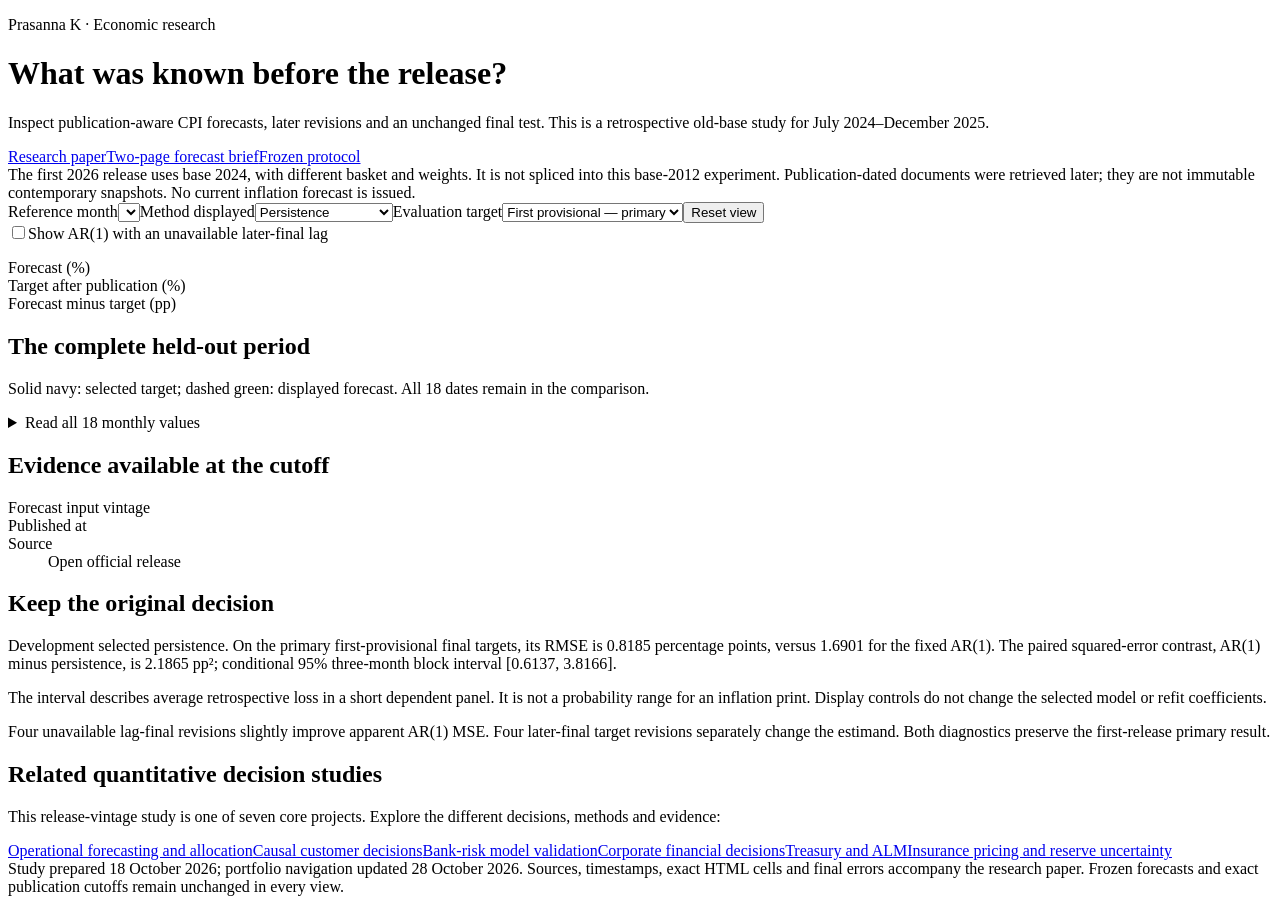
<file: docs/demo.template.html>
<!doctype html><html lang="en"><head><meta charset="utf-8"><meta name="viewport" content="width=device-width,initial-scale=1"><title>CPI release vintages | Prasanna K</title><style>__STYLE__</style></head><body><main><header><p class="eyebrow">Prasanna K · Economic research</p><h1>What was known before the release?</h1><p class="lead">Inspect publication-aware CPI forecasts, later revisions and an unchanged final test. This is a retrospective old-base study for July 2024–December 2025.</p><nav><a href="exports/P6_Inflation_Research_Paper.pdf">Research paper</a><a href="exports/P6_December_2025_Forecast_Brief.pdf">Two-page forecast brief</a><a href="exports/protocol.html">Frozen protocol</a></nav></header>
<aside class="notice">The first 2026 release uses base 2024, with different basket and weights. It is not spliced into this base-2012 experiment. Publication-dated documents were retrieved later; they are not immutable contemporary snapshots. No current inflation forecast is issued.</aside>
<section class="panel"><div class="controls"><label>Reference month<select id="month"></select></label><label>Method displayed<select id="method"><option value="persistence">Persistence</option><option value="ridge_ar1">Fixed Ridge AR(1)</option><option value="seasonal_12month">Seasonal 12-month</option></select></label><label>Evaluation target<select id="target"><option value="first">First provisional — primary</option><option value="later">Later final — diagnostic</option></select></label><button id="reset" type="button">Reset view</button></div><label class="check"><input type="checkbox" id="hindsight" aria-describedby="hindsight-note">Show AR(1) with an unavailable later-final lag</label><p id="hindsight-note" class="subtle"></p><p id="view-status" class="sr-only" role="status" aria-live="polite" aria-atomic="true"></p>
<div class="metrics"><div><span>Forecast (%)</span><strong id="forecast"></strong></div><div><span>Target after publication (%)</span><strong id="actual"></strong></div><div><span>Forecast minus target (pp)</span><strong id="error"></strong></div></div><p id="timing"></p></section>
<div class="columns"><section class="panel"><h2>The complete held-out period</h2><p class="subtle">Solid navy: selected target; dashed green: displayed forecast. All 18 dates remain in the comparison.</p><div id="forecast-chart" role="img" aria-label="Eighteen monthly CPI targets and frozen forecasts" aria-describedby="chart-table-help"></div><p id="scores"></p><details><summary>Read all 18 monthly values</summary><p id="chart-table-help" class="subtle">The table shows the same dates, forecasts and targets as the chart. The selected month is marked.</p><div class="scroll" tabindex="0" role="region" aria-labelledby="forecast-table-caption"><table><caption id="forecast-table-caption"></caption><thead><tr><th scope="col">Month</th><th scope="col">Forecast (%)</th><th scope="col">Target (%)</th><th scope="col">Error (pp)</th></tr></thead><tbody id="forecast-rows"></tbody></table></div></details></section><section class="panel"><h2>Evidence available at the cutoff</h2><dl><dt>Forecast input vintage</dt><dd id="lag"></dd><dt>Published at</dt><dd id="lag-date"></dd><dt>Source</dt><dd><a id="source" target="_blank" rel="noopener noreferrer">Open official release</a></dd></dl><p id="cell" class="mono"></p><p id="revision"></p><p id="revision-date" class="subtle"></p></section></div>
<section class="panel"><h2>Keep the original decision</h2><p>Development selected persistence. On the primary first-provisional final targets, its RMSE is 0.8185 percentage points, versus 1.6901 for the fixed AR(1). The paired squared-error contrast, AR(1) minus persistence, is 2.1865 pp²; conditional 95% three-month block interval [0.6137, 3.8166].</p><p>The interval describes average retrospective loss in a short dependent panel. It is not a probability range for an inflation print. Display controls do not change the selected model or refit coefficients.</p><p>Four unavailable lag-final revisions slightly improve apparent AR(1) MSE. Four later-final target revisions separately change the estimand. Both diagnostics preserve the first-release primary result.</p></section>
<section class="panel"><h2>Related quantitative decision studies</h2><p>This release-vintage study is one of seven core projects. Explore the different decisions, methods and evidence:</p><nav aria-label="Related portfolio projects"><a href="https://github.com/Prasanna-K-123/demand-inventory">Operational forecasting and allocation</a><a href="https://github.com/Prasanna-K-123/causal-customer-decisions">Causal customer decisions</a><a href="https://github.com/Prasanna-K-123/credit-risk-model-validation">Bank-risk model validation</a><a href="https://github.com/Prasanna-K-123/financial-decision-lab">Corporate financial decisions</a><a href="https://github.com/Prasanna-K-123/treasury-alm">Treasury and ALM</a><a href="https://github.com/Prasanna-K-123/insurance-price-reserve-risk">Insurance pricing and reserve uncertainty</a></nav></section>
<footer>Study prepared 18 October 2026; portfolio navigation updated 28 October 2026. Sources, timestamps, exact HTML cells and final errors accompany the research paper. Frozen forecasts and exact publication cutoffs remain unchanged in every view.</footer></main>
<script id="evidence" type="application/json">__DATA__</script><script>
(()=>{'use strict';const data=JSON.parse(document.getElementById('evidence').textContent),rows=data.per_release,el=id=>document.getElementById(id),num=(x,d=3)=>Number(x).toFixed(d);
el('month').innerHTML=rows.map(r=>`<option value="${r.target_month}">${r.target_month}</option>`).join('');
function prediction(row,method,hindsight){return hindsight&&method==='ridge_ar1'?row.hindsight_ar1_prediction:row.forecasts[method];}
function metric(method,target,hindsight){const errors=rows.map(r=>prediction(r,method,hindsight)-(target==='later'?r.later_final_target:r.first_provisional_actual));return{mae:errors.reduce((a,v)=>a+Math.abs(v),0)/errors.length,rmse:Math.sqrt(errors.reduce((a,v)=>a+v*v,0)/errors.length),bias:errors.reduce((a,v)=>a+v,0)/errors.length};}
function chart(method,target,hindsight,index){
 const actual=rows.map(r=>target==='later'?r.later_final_target:r.first_provisional_actual),forecast=rows.map(r=>prediction(r,method,hindsight));
 const max=Math.max(...actual,...forecast)*1.12,w=Math.max(220,Math.min(700,el('forecast-chart').clientWidth||700)),h=245;
 const x=i=>45+i*(w-73)/(rows.length-1),y=v=>204-v/max*165;
 let svg='<svg xmlns="http://www.w3.org/2000/svg" role="img" aria-label="CPI year-on-year inflation in percent: displayed forecast and target across all 18 held-out dates" viewBox="0 0 '+w+' '+h+'"><text x="12" y="22" font-size="12">CPI YoY (%)</text>';
 for(const v of [0,max/2,max]){const yp=y(v);svg+='<line x1="40" y1="'+yp+'" x2="'+(w-25)+'" y2="'+yp+'" stroke="#e0e8ec"/><text x="32" y="'+(yp+4)+'" font-size="11" text-anchor="end">'+v.toFixed(1)+'</text>';}
 svg+='<line x1="'+x(index)+'" y1="36" x2="'+x(index)+'" y2="204" stroke="#9e7137" stroke-dasharray="4 4"/>';
 for(const [values,color,dash] of [[actual,'#173c58',''],[forecast,'#318076','6 4']]){svg+='<polyline fill="none" stroke="'+color+'" stroke-dasharray="'+dash+'" stroke-width="2.5" points="'+values.map((v,i)=>x(i)+','+y(v)).join(' ')+'"/><circle cx="'+x(index)+'" cy="'+y(values[index])+'" r="5" fill="'+color+'"/>';}
 const ticks=Math.max(2,Math.floor((w-73)/85)+1);
 for(let j=0;j<ticks;j++){const i=Math.round(j*(rows.length-1)/(ticks-1));svg+='<text x="'+x(i)+'" y="228" font-size="11" text-anchor="middle">'+rows[i].target_month+'</text>';}
 return svg+'</svg>';
}
function render(){const method=el('method').value,target=el('target').value,index=rows.findIndex(r=>r.target_month===el('month').value),row=rows[index];
el('hindsight').disabled=method!=='ridge_ar1';if(method!=='ridge_ar1')el('hindsight').checked=false;const hindsight=el('hindsight').checked&&method==='ridge_ar1';
const forecast=prediction(row,method,hindsight),actual=target==='later'?row.later_final_target:row.first_provisional_actual,m=metric(method,target,hindsight);
el('forecast').textContent=num(forecast);el('actual').textContent=num(actual);el('error').textContent=(forecast-actual>=0?'+':'')+num(forecast-actual);
el('hindsight-note').textContent=hindsight?'Hindsight contamination: the final lag was published with the target, after the historical cutoff. This is not an available forecast.':'Honest forecasts use only observations published by the historical cutoff. The checkbox is available for AR(1) only.';
el('timing').textContent='Historical forecast cutoff: '+row.forecast_cutoff+'. First target publication: '+row.target_publication+'.';
el('forecast-chart').innerHTML=chart(method,target,hindsight,index);el('scores').textContent='All 18 dates — RMSE '+num(m.rmse)+' pp; MAE '+num(m.mae)+' pp; mean error '+num(m.bias)+' pp. '+(target==='later'?'Later-final diagnostic target.':'First-provisional primary target.');
const methodLabel={persistence:'Persistence',ridge_ar1:'Fixed Ridge AR(1)',seasonal_12month:'Seasonal 12-month'}[method],targetLabel=target==='later'?'Later-final diagnostic target':'First-provisional primary target';
el('forecast-table-caption').textContent=methodLabel+' · '+targetLabel+(hindsight?' · Unavailable-lag hindsight diagnostic':'')+'. Errors are forecast minus target.';
el('forecast-rows').innerHTML=rows.map((r,i)=>{const f=prediction(r,method,hindsight),a=target==='later'?r.later_final_target:r.first_provisional_actual;return '<tr'+(i===index?' class="selected-month"':'')+'><th scope="row">'+r.target_month+(i===index?'<span class="sr-only"> (selected month)</span>':'')+'</th><td>'+num(f)+'</td><td>'+num(a)+'</td><td>'+(f-a>=0?'+':'')+num(f-a)+'</td></tr>';}).join('');
el('view-status').textContent=row.target_month+'. '+methodLabel+'. '+targetLabel+'. Forecast '+num(forecast)+' percent; target '+num(actual)+' percent; error '+num(forecast-actual)+' percentage points.'+(hindsight?' Unavailable-lag hindsight diagnostic; not an available forecast.':'');
const source=method==='seasonal_12month'?row.seasonal_source:row.lag_source;el('lag').textContent=num(source.value)+'% for '+source.reference_month+' ('+source.status+').';el('lag-date').textContent=source.published_at;el('source').href=source.source_url;el('cell').textContent='Exact source cell: '+source.cell_xpath;
el('revision').textContent='Later-final previous-month value: '+num(row.hindsight_lag_final.value)+'%. AR(1) forecast change from leaking it: '+num(row.hindsight_minus_honest_prediction_pp,6)+' pp.';
el('revision-date').textContent='That revision was published '+row.hindsight_lag_final.published_at+', after the forecast cutoff. Later-final target: '+num(row.later_final_target)+'%. The two revision diagnostics answer separate questions.';}
function reset(){el('month').value='2025-12';el('method').value='persistence';el('target').value='first';el('hindsight').checked=false;render();}
for(const id of ['month','method','target','hindsight'])el(id).addEventListener('change',render);el('reset').addEventListener('click',reset);let resizeFrame=0;if(typeof window.addEventListener==='function')window.addEventListener('resize',()=>{cancelAnimationFrame(resizeFrame);resizeFrame=requestAnimationFrame(render);});reset();window.P6Demo={data,prediction,metric,render,reset};})();
</script></body></html>
</file>
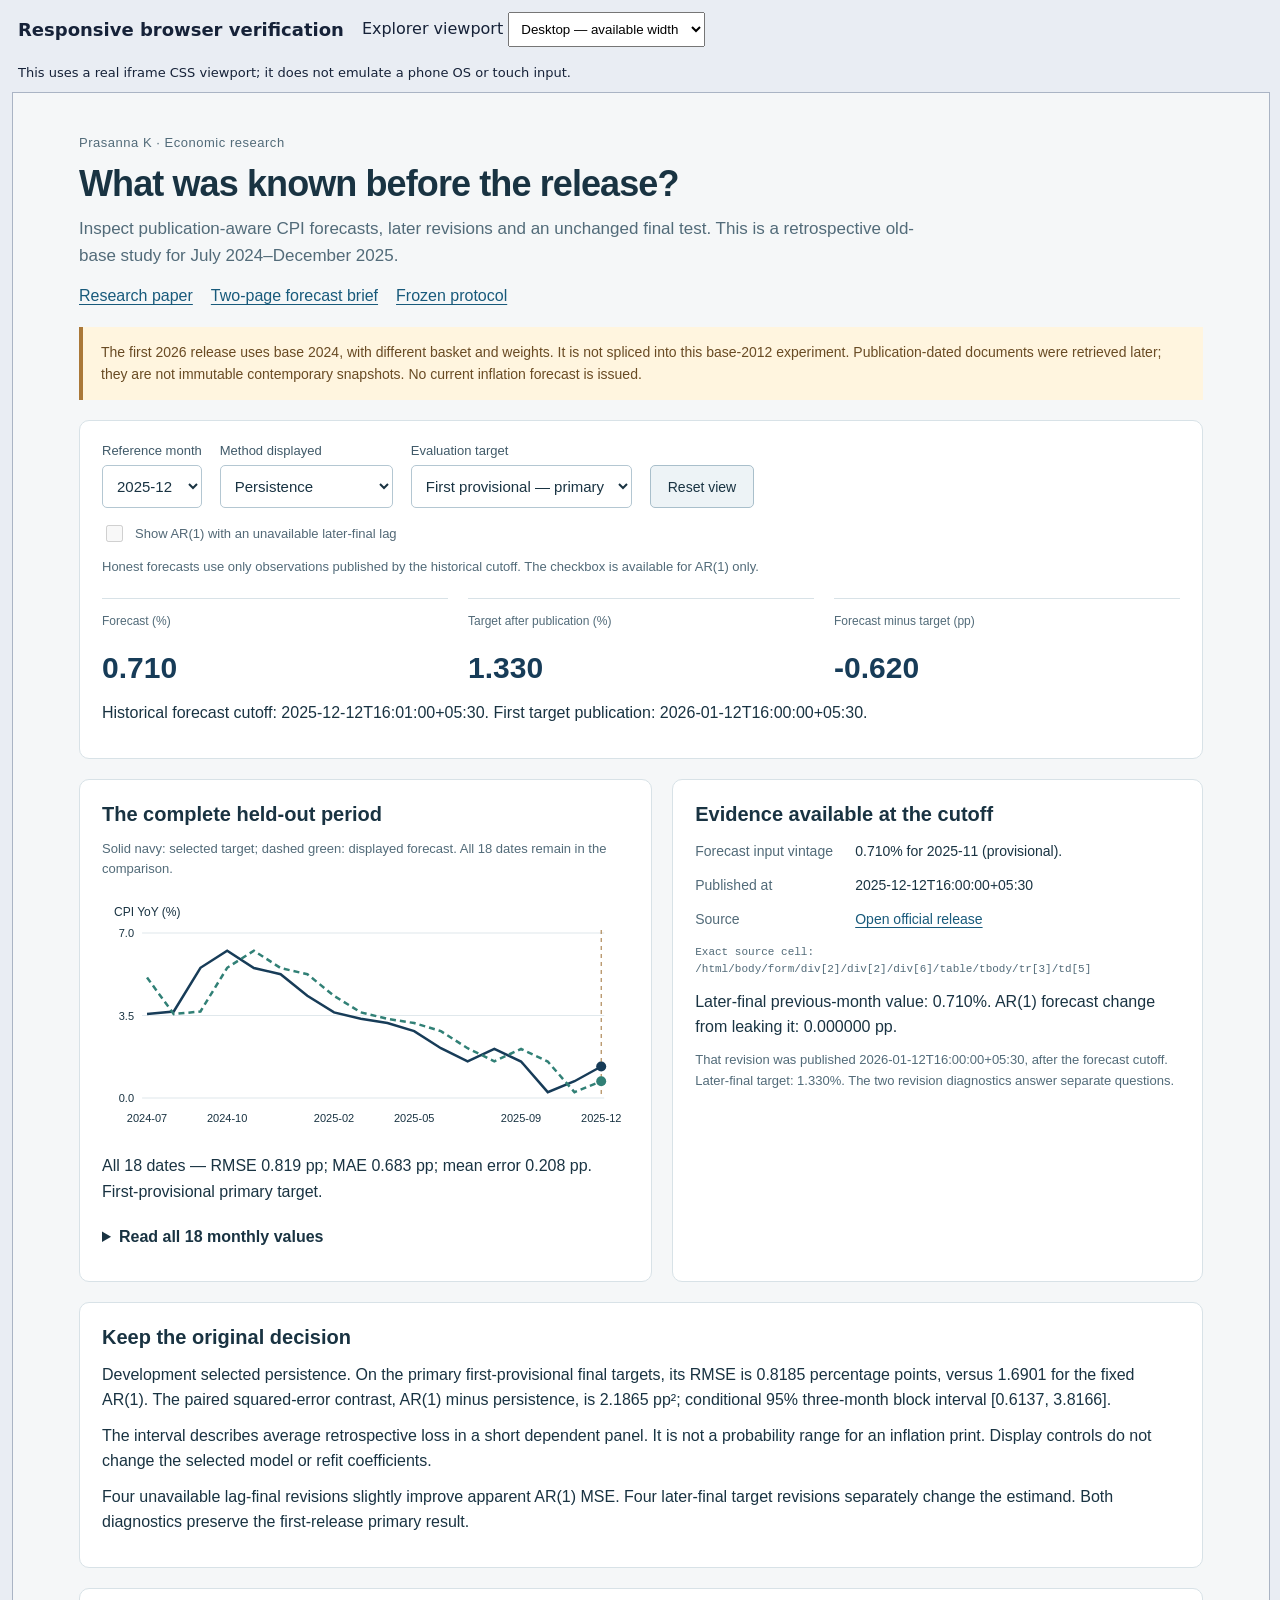
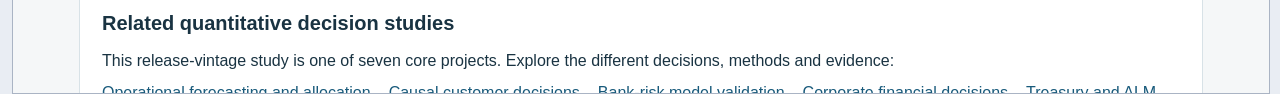
<file: docs/qa.html>
<!doctype html><html lang="en"><meta charset="utf-8"><meta name="viewport" content="width=device-width,initial-scale=1"><title>Responsive browser verification</title><style>body{margin:0;background:#e9edf3;color:#162238;font:16px system-ui}header{padding:12px 18px;display:flex;gap:18px;align-items:center;flex-wrap:wrap}h1{font-size:18px;margin:0}select{padding:8px}main{padding:0 12px;overflow:auto}iframe{display:block;width:100%;height:1600px;border:1px solid #aab4c4;background:white}p{font-size:13px;margin:0}</style><header><h1>Responsive browser verification</h1><label>Explorer viewport <select id="width"><option value="100%">Desktop — available width</option><option value="375px">Mobile width — 375 pixels</option><option value="320px">Narrow width — 320 pixels</option></select></label><p>This uses a real iframe CSS viewport; it does not emulate a phone OS or touch input.</p></header><main><iframe id="preview" title="Research explorer" src="./index.html"></iframe></main><script>const check=new URLSearchParams(location.search).get('check');if(check)document.getElementById('preview').src='./index.html?check='+encodeURIComponent(check);document.getElementById('width').addEventListener('change',e=>document.getElementById('preview').style.width=e.target.value);</script></html>
</file>
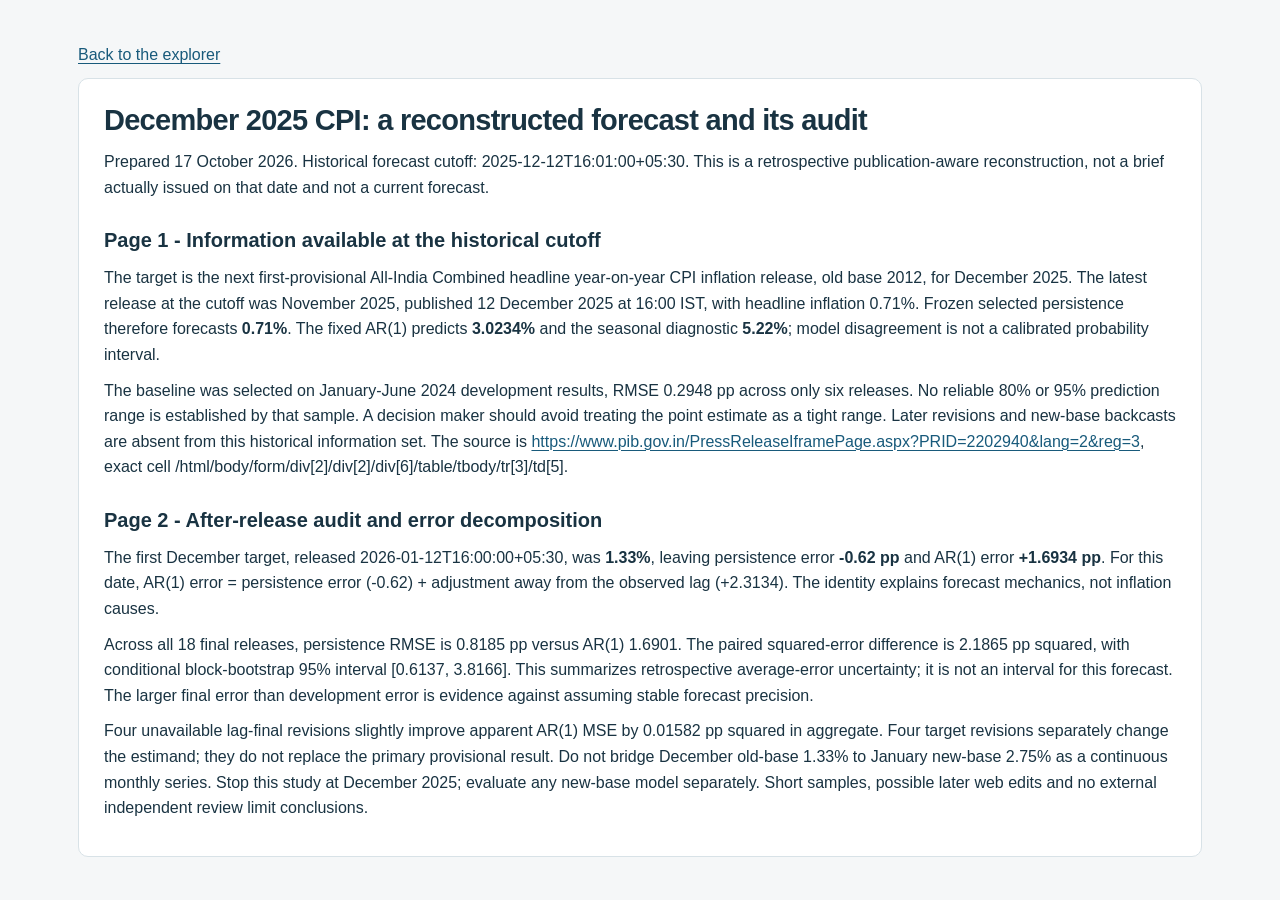
<file: docs/exports/forecast_brief.html>
<!doctype html><html lang="en"><head><meta charset="utf-8"><meta name="viewport" content="width=device-width,initial-scale=1"><title>December 2025 CPI: a reconstructed forecast and its audit</title><style>:root{font-family:Inter,Segoe UI,Arial,sans-serif;color:#193342;background:#f5f7f8;font-synthesis:none}*{box-sizing:border-box}body{margin:0}main{max-width:1180px;margin:auto;padding:32px 28px 40px}header{padding:8px 0 22px}.eyebrow{font-size:13px;letter-spacing:.04em;color:#526b79;margin:0 0 9px}h1{font-size:36px;line-height:1.15;letter-spacing:-.025em;margin:0 0 12px;max-width:930px}h2{font-size:20px;line-height:1.25;margin:0 0 12px}.lead{max-width:860px;font-size:17px;line-height:1.55;color:#526b79;margin:0 0 18px}p{line-height:1.6;margin:10px 0}nav{display:flex;gap:18px;flex-wrap:wrap}a{color:#185a7b;text-decoration-thickness:1px;text-underline-offset:3px}a:hover{color:#0a354b}.notice{background:#fff5df;border-left:4px solid #aa7838;padding:15px 18px;line-height:1.55;margin:0 0 20px;font-size:14px;color:#694b24}.panel{background:white;border:1px solid #d8e2e7;border-radius:10px;padding:22px;margin-bottom:20px;min-width:0}.controls{display:flex;gap:18px;align-items:end;flex-wrap:wrap;margin-bottom:14px}label{display:flex;flex-direction:column;gap:7px;font-size:13px;color:#405a69}select,input[type=number]{font:inherit;font-size:15px;color:#193342;border:1px solid #b4c7d2;border-radius:5px;background:#fff;padding:10px;min-height:43px;max-width:100%}select{max-width:330px}input[type=number]{width:145px}button{font:inherit;font-size:14px;padding:11px 17px;border:1px solid #a9bfcb;border-radius:5px;background:#edf3f6;color:#193342;cursor:pointer;min-height:43px}button:hover{background:#e2edf2}button:focus-visible,a:focus-visible,input:focus-visible,select:focus-visible{outline:3px solid #185a7b;outline-offset:3px}.metrics{display:grid;grid-template-columns:repeat(3,minmax(0,1fr));gap:20px;margin:20px 0 13px}.metrics>div{border-top:1px solid #d8e2e7;padding-top:13px}.metrics span{display:block;font-size:12px;line-height:1.5;color:#526b79;min-height:36px}.metrics strong{display:block;font-size:30px;line-height:1.3;color:#173c58;font-weight:650;overflow-wrap:anywhere}.metrics .small-number{font-size:23px}.negative{color:#a43f29!important}.subtle{font-size:13px;color:#526b79}.columns{display:grid;grid-template-columns:1.08fr 1fr;gap:20px}.columns>.panel{height:100%}.columns{margin-bottom:20px}.columns>.panel{margin:0}.compact{grid-template-columns:repeat(2,minmax(0,1fr))}.scroll{overflow:auto}table{border-collapse:collapse;width:100%;font-size:13px}th,td{padding:12px 9px;text-align:right;line-height:1.4;border-bottom:1px solid #e0e8ec;white-space:nowrap}th{font-weight:600;color:#526b79;background:#f4f7f9}th:first-child,td:first-child{text-align:left;white-space:normal}svg{display:block;width:100%;height:auto;margin:14px 0;fill:#193342}dl{display:grid;grid-template-columns:145px minmax(0,1fr);gap:13px 15px;font-size:14px;line-height:1.5}dt{color:#526b79}dd{margin:0;overflow-wrap:anywhere}.mono{font-family:ui-monospace,Consolas,monospace;font-size:11px;overflow-wrap:anywhere;color:#526b79}.check{flex-direction:row;align-items:center;gap:9px;margin:12px 0}.check input{width:17px;height:17px}.check:has(input:disabled){color:#526876}footer{font-size:12px;color:#526876;line-height:1.6;margin-top:20px;padding-top:16px;border-top:1px solid #d8e2e7}@media(max-width:760px){main{padding:22px 16px}h1{font-size:29px}.lead{font-size:16px}.columns{grid-template-columns:1fr}.metrics{grid-template-columns:1fr;gap:12px}.metrics span{min-height:0}.metrics strong{font-size:28px}.controls{align-items:stretch;gap:12px}.controls label{flex:1 1 210px}select{width:100%;max-width:100%}.panel{padding:18px}dl{grid-template-columns:1fr;gap:4px}dd{margin-bottom:10px}.compact{grid-template-columns:1fr 1fr}.compact strong{font-size:25px}}

.sr-only{position:absolute;width:1px;height:1px;padding:0;margin:-1px;overflow:hidden;clip-path:inset(50%);white-space:nowrap;border:0}summary{cursor:pointer;font-weight:600;line-height:1.5;padding:10px 0}summary:focus-visible,.scroll:focus-visible{outline:3px solid #185a7b;outline-offset:3px}.scroll{max-width:100%}caption{text-align:left;line-height:1.5;padding:12px 0;color:#405a69}tbody th{font-weight:500;background:transparent;color:#193342}.selected-month{background:#edf3f6}

article{background:white;padding:25px;border:1px solid #d8e2e7;border-radius:10px}article h1{font-size:29px}article h2{margin-top:28px}article table{display:block;overflow-x:auto}article pre{white-space:pre-wrap;overflow-wrap:anywhere;background:#edf3f6;padding:14px}article img{max-width:100%;height:auto}article p,article li{overflow-wrap:anywhere}</style></head><body><main><p><a href="../index.html">Back to the explorer</a></p><article><h1>December 2025 CPI: a reconstructed forecast and its audit</h1>
<p>Prepared 17 October 2026. Historical forecast cutoff: 2025-12-12T16:01:00+05:30. This is a retrospective publication-aware reconstruction, not a brief actually issued on that date and not a current forecast.</p>
<h2>Page 1 - Information available at the historical cutoff</h2>
<p>The target is the next first-provisional All-India Combined headline year-on-year CPI inflation release, old base 2012, for December 2025. The latest release at the cutoff was November 2025, published 12 December 2025 at 16:00 IST, with headline inflation 0.71%. Frozen selected persistence therefore forecasts <strong>0.71%</strong>. The fixed AR(1) predicts <strong>3.0234%</strong> and the seasonal diagnostic <strong>5.22%</strong>; model disagreement is not a calibrated probability interval.</p>
<p>The baseline was selected on January-June 2024 development results, RMSE 0.2948 pp across only six releases. No reliable 80% or 95% prediction range is established by that sample. A decision maker should avoid treating the point estimate as a tight range. Later revisions and new-base backcasts are absent from this historical information set. The source is <a href="https://www.pib.gov.in/PressReleaseIframePage.aspx?PRID=2202940&amp;lang=2&amp;reg=3">https://www.pib.gov.in/PressReleaseIframePage.aspx?PRID=2202940&amp;lang=2&amp;reg=3</a>, exact cell /html/body/form/div[2]/div[2]/div[6]/table/tbody/tr[3]/td[5].</p>
<h2>Page 2 - After-release audit and error decomposition</h2>
<p>The first December target, released 2026-01-12T16:00:00+05:30, was <strong>1.33%</strong>, leaving persistence error <strong>-0.62 pp</strong> and AR(1) error <strong>+1.6934 pp</strong>. For this date, AR(1) error = persistence error (-0.62) + adjustment away from the observed lag (+2.3134). The identity explains forecast mechanics, not inflation causes.</p>
<p>Across all 18 final releases, persistence RMSE is 0.8185 pp versus AR(1) 1.6901. The paired squared-error difference is 2.1865 pp squared, with conditional block-bootstrap 95% interval [0.6137, 3.8166]. This summarizes retrospective average-error uncertainty; it is not an interval for this forecast. The larger final error than development error is evidence against assuming stable forecast precision.</p>
<p>Four unavailable lag-final revisions slightly improve apparent AR(1) MSE by 0.01582 pp squared in aggregate. Four target revisions separately change the estimand; they do not replace the primary provisional result. Do not bridge December old-base 1.33% to January new-base 2.75% as a continuous monthly series. Stop this study at December 2025; evaluate any new-base model separately. Short samples, possible later web edits and no external independent review limit conclusions.</p></article></main></body></html>
</file>
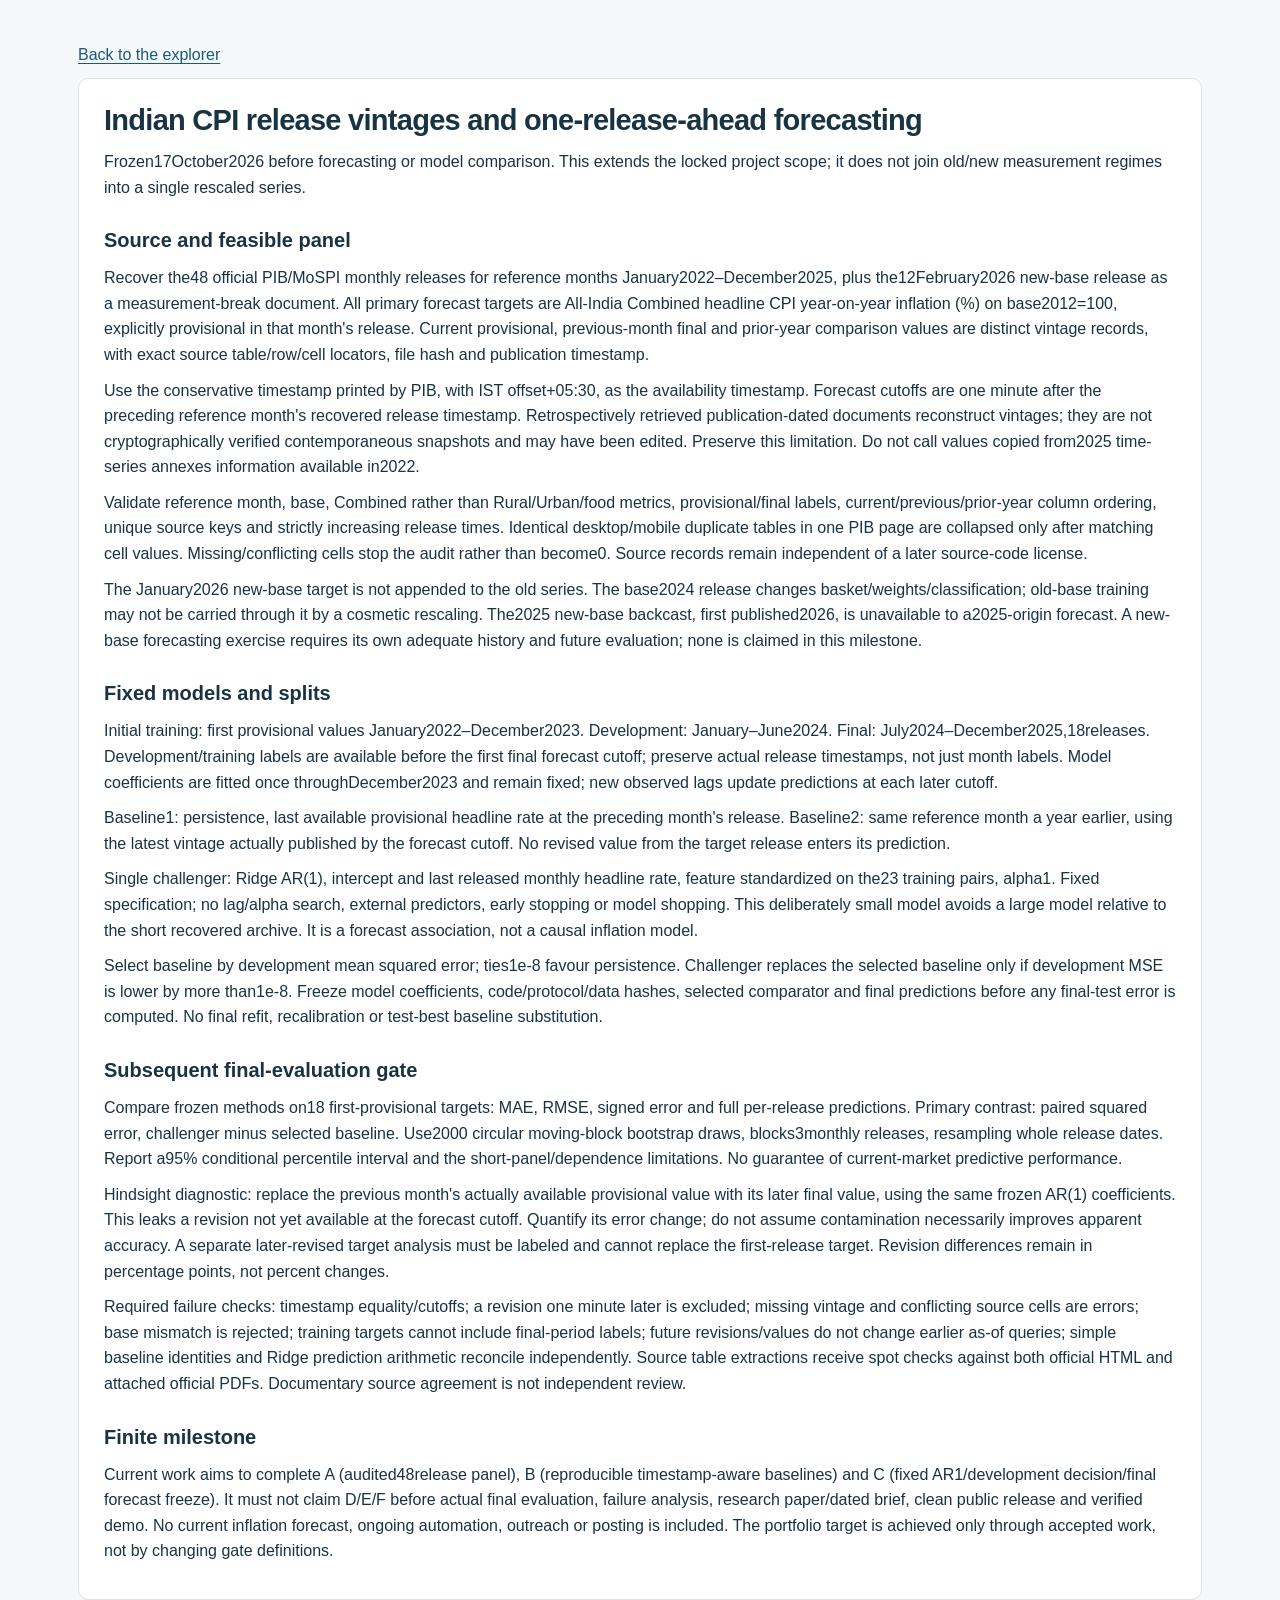
<file: docs/exports/protocol.html>
<!doctype html><html lang="en"><head><meta charset="utf-8"><meta name="viewport" content="width=device-width,initial-scale=1"><title>Indian CPI release vintages and one-release-ahead forecasting</title><style>:root{font-family:Inter,Segoe UI,Arial,sans-serif;color:#193342;background:#f5f7f8;font-synthesis:none}*{box-sizing:border-box}body{margin:0}main{max-width:1180px;margin:auto;padding:32px 28px 40px}header{padding:8px 0 22px}.eyebrow{font-size:13px;letter-spacing:.04em;color:#526b79;margin:0 0 9px}h1{font-size:36px;line-height:1.15;letter-spacing:-.025em;margin:0 0 12px;max-width:930px}h2{font-size:20px;line-height:1.25;margin:0 0 12px}.lead{max-width:860px;font-size:17px;line-height:1.55;color:#526b79;margin:0 0 18px}p{line-height:1.6;margin:10px 0}nav{display:flex;gap:18px;flex-wrap:wrap}a{color:#185a7b;text-decoration-thickness:1px;text-underline-offset:3px}a:hover{color:#0a354b}.notice{background:#fff5df;border-left:4px solid #aa7838;padding:15px 18px;line-height:1.55;margin:0 0 20px;font-size:14px;color:#694b24}.panel{background:white;border:1px solid #d8e2e7;border-radius:10px;padding:22px;margin-bottom:20px;min-width:0}.controls{display:flex;gap:18px;align-items:end;flex-wrap:wrap;margin-bottom:14px}label{display:flex;flex-direction:column;gap:7px;font-size:13px;color:#405a69}select,input[type=number]{font:inherit;font-size:15px;color:#193342;border:1px solid #b4c7d2;border-radius:5px;background:#fff;padding:10px;min-height:43px;max-width:100%}select{max-width:330px}input[type=number]{width:145px}button{font:inherit;font-size:14px;padding:11px 17px;border:1px solid #a9bfcb;border-radius:5px;background:#edf3f6;color:#193342;cursor:pointer;min-height:43px}button:hover{background:#e2edf2}button:focus-visible,a:focus-visible,input:focus-visible,select:focus-visible{outline:3px solid #185a7b;outline-offset:3px}.metrics{display:grid;grid-template-columns:repeat(3,minmax(0,1fr));gap:20px;margin:20px 0 13px}.metrics>div{border-top:1px solid #d8e2e7;padding-top:13px}.metrics span{display:block;font-size:12px;line-height:1.5;color:#526b79;min-height:36px}.metrics strong{display:block;font-size:30px;line-height:1.3;color:#173c58;font-weight:650;overflow-wrap:anywhere}.metrics .small-number{font-size:23px}.negative{color:#a43f29!important}.subtle{font-size:13px;color:#526b79}.columns{display:grid;grid-template-columns:1.08fr 1fr;gap:20px}.columns>.panel{height:100%}.columns{margin-bottom:20px}.columns>.panel{margin:0}.compact{grid-template-columns:repeat(2,minmax(0,1fr))}.scroll{overflow:auto}table{border-collapse:collapse;width:100%;font-size:13px}th,td{padding:12px 9px;text-align:right;line-height:1.4;border-bottom:1px solid #e0e8ec;white-space:nowrap}th{font-weight:600;color:#526b79;background:#f4f7f9}th:first-child,td:first-child{text-align:left;white-space:normal}svg{display:block;width:100%;height:auto;margin:14px 0;fill:#193342}dl{display:grid;grid-template-columns:145px minmax(0,1fr);gap:13px 15px;font-size:14px;line-height:1.5}dt{color:#526b79}dd{margin:0;overflow-wrap:anywhere}.mono{font-family:ui-monospace,Consolas,monospace;font-size:11px;overflow-wrap:anywhere;color:#526b79}.check{flex-direction:row;align-items:center;gap:9px;margin:12px 0}.check input{width:17px;height:17px}.check:has(input:disabled){color:#526876}footer{font-size:12px;color:#526876;line-height:1.6;margin-top:20px;padding-top:16px;border-top:1px solid #d8e2e7}@media(max-width:760px){main{padding:22px 16px}h1{font-size:29px}.lead{font-size:16px}.columns{grid-template-columns:1fr}.metrics{grid-template-columns:1fr;gap:12px}.metrics span{min-height:0}.metrics strong{font-size:28px}.controls{align-items:stretch;gap:12px}.controls label{flex:1 1 210px}select{width:100%;max-width:100%}.panel{padding:18px}dl{grid-template-columns:1fr;gap:4px}dd{margin-bottom:10px}.compact{grid-template-columns:1fr 1fr}.compact strong{font-size:25px}}

.sr-only{position:absolute;width:1px;height:1px;padding:0;margin:-1px;overflow:hidden;clip-path:inset(50%);white-space:nowrap;border:0}summary{cursor:pointer;font-weight:600;line-height:1.5;padding:10px 0}summary:focus-visible,.scroll:focus-visible{outline:3px solid #185a7b;outline-offset:3px}.scroll{max-width:100%}caption{text-align:left;line-height:1.5;padding:12px 0;color:#405a69}tbody th{font-weight:500;background:transparent;color:#193342}.selected-month{background:#edf3f6}

article{background:white;padding:25px;border:1px solid #d8e2e7;border-radius:10px}article h1{font-size:29px}article h2{margin-top:28px}article table{display:block;overflow-x:auto}article pre{white-space:pre-wrap;overflow-wrap:anywhere;background:#edf3f6;padding:14px}article img{max-width:100%;height:auto}article p,article li{overflow-wrap:anywhere}</style></head><body><main><p><a href="../index.html">Back to the explorer</a></p><article><h1>Indian CPI release vintages and one-release-ahead forecasting</h1>
<p>Frozen17October2026 before forecasting or model comparison. This extends the locked project scope; it does not join old/new measurement regimes into a single rescaled series.</p>
<h2>Source and feasible panel</h2>
<p>Recover the48 official PIB/MoSPI monthly releases for reference months January2022–December2025, plus the12February2026 new-base release as a measurement-break document. All primary forecast targets are All-India Combined headline CPI year-on-year inflation (%) on base2012=100, explicitly provisional in that month&#x27;s release. Current provisional, previous-month final and prior-year comparison values are distinct vintage records, with exact source table/row/cell locators, file hash and publication timestamp.</p>
<p>Use the conservative timestamp printed by PIB, with IST offset+05:30, as the availability timestamp. Forecast cutoffs are one minute after the preceding reference month&#x27;s recovered release timestamp. Retrospectively retrieved publication-dated documents reconstruct vintages; they are not cryptographically verified contemporaneous snapshots and may have been edited. Preserve this limitation. Do not call values copied from2025 time-series annexes information available in2022.</p>
<p>Validate reference month, base, Combined rather than Rural/Urban/food metrics, provisional/final labels, current/previous/prior-year column ordering, unique source keys and strictly increasing release times. Identical desktop/mobile duplicate tables in one PIB page are collapsed only after matching cell values. Missing/conflicting cells stop the audit rather than become0. Source records remain independent of a later source-code license.</p>
<p>The January2026 new-base target is not appended to the old series. The base2024 release changes basket/weights/classification; old-base training may not be carried through it by a cosmetic rescaling. The2025 new-base backcast, first published2026, is unavailable to a2025-origin forecast. A new-base forecasting exercise requires its own adequate history and future evaluation; none is claimed in this milestone.</p>
<h2>Fixed models and splits</h2>
<p>Initial training: first provisional values January2022–December2023. Development: January–June2024. Final: July2024–December2025,18releases. Development/training labels are available before the first final forecast cutoff; preserve actual release timestamps, not just month labels. Model coefficients are fitted once throughDecember2023 and remain fixed; new observed lags update predictions at each later cutoff.</p>
<p>Baseline1: persistence, last available provisional headline rate at the preceding month&#x27;s release. Baseline2: same reference month a year earlier, using the latest vintage actually published by the forecast cutoff. No revised value from the target release enters its prediction.</p>
<p>Single challenger: Ridge AR(1), intercept and last released monthly headline rate, feature standardized on the23 training pairs, alpha1. Fixed specification; no lag/alpha search, external predictors, early stopping or model shopping. This deliberately small model avoids a large model relative to the short recovered archive. It is a forecast association, not a causal inflation model.</p>
<p>Select baseline by development mean squared error; ties1e-8 favour persistence. Challenger replaces the selected baseline only if development MSE is lower by more than1e-8. Freeze model coefficients, code/protocol/data hashes, selected comparator and final predictions before any final-test error is computed. No final refit, recalibration or test-best baseline substitution.</p>
<h2>Subsequent final-evaluation gate</h2>
<p>Compare frozen methods on18 first-provisional targets: MAE, RMSE, signed error and full per-release predictions. Primary contrast: paired squared error, challenger minus selected baseline. Use2000 circular moving-block bootstrap draws, blocks3monthly releases, resampling whole release dates. Report a95% conditional percentile interval and the short-panel/dependence limitations. No guarantee of current-market predictive performance.</p>
<p>Hindsight diagnostic: replace the previous month&#x27;s actually available provisional value with its later final value, using the same frozen AR(1) coefficients. This leaks a revision not yet available at the forecast cutoff. Quantify its error change; do not assume contamination necessarily improves apparent accuracy. A separate later-revised target analysis must be labeled and cannot replace the first-release target. Revision differences remain in percentage points, not percent changes.</p>
<p>Required failure checks: timestamp equality/cutoffs; a revision one minute later is excluded; missing vintage and conflicting source cells are errors; base mismatch is rejected; training targets cannot include final-period labels; future revisions/values do not change earlier as-of queries; simple baseline identities and Ridge prediction arithmetic reconcile independently. Source table extractions receive spot checks against both official HTML and attached official PDFs. Documentary source agreement is not independent review.</p>
<h2>Finite milestone</h2>
<p>Current work aims to complete A (audited48release panel), B (reproducible timestamp-aware baselines) and C (fixed AR1/development decision/final forecast freeze). It must not claim D/E/F before actual final evaluation, failure analysis, research paper/dated brief, clean public release and verified demo. No current inflation forecast, ongoing automation, outreach or posting is included. The portfolio target is achieved only through accepted work, not by changing gate definitions.</p></article></main></body></html>
</file>
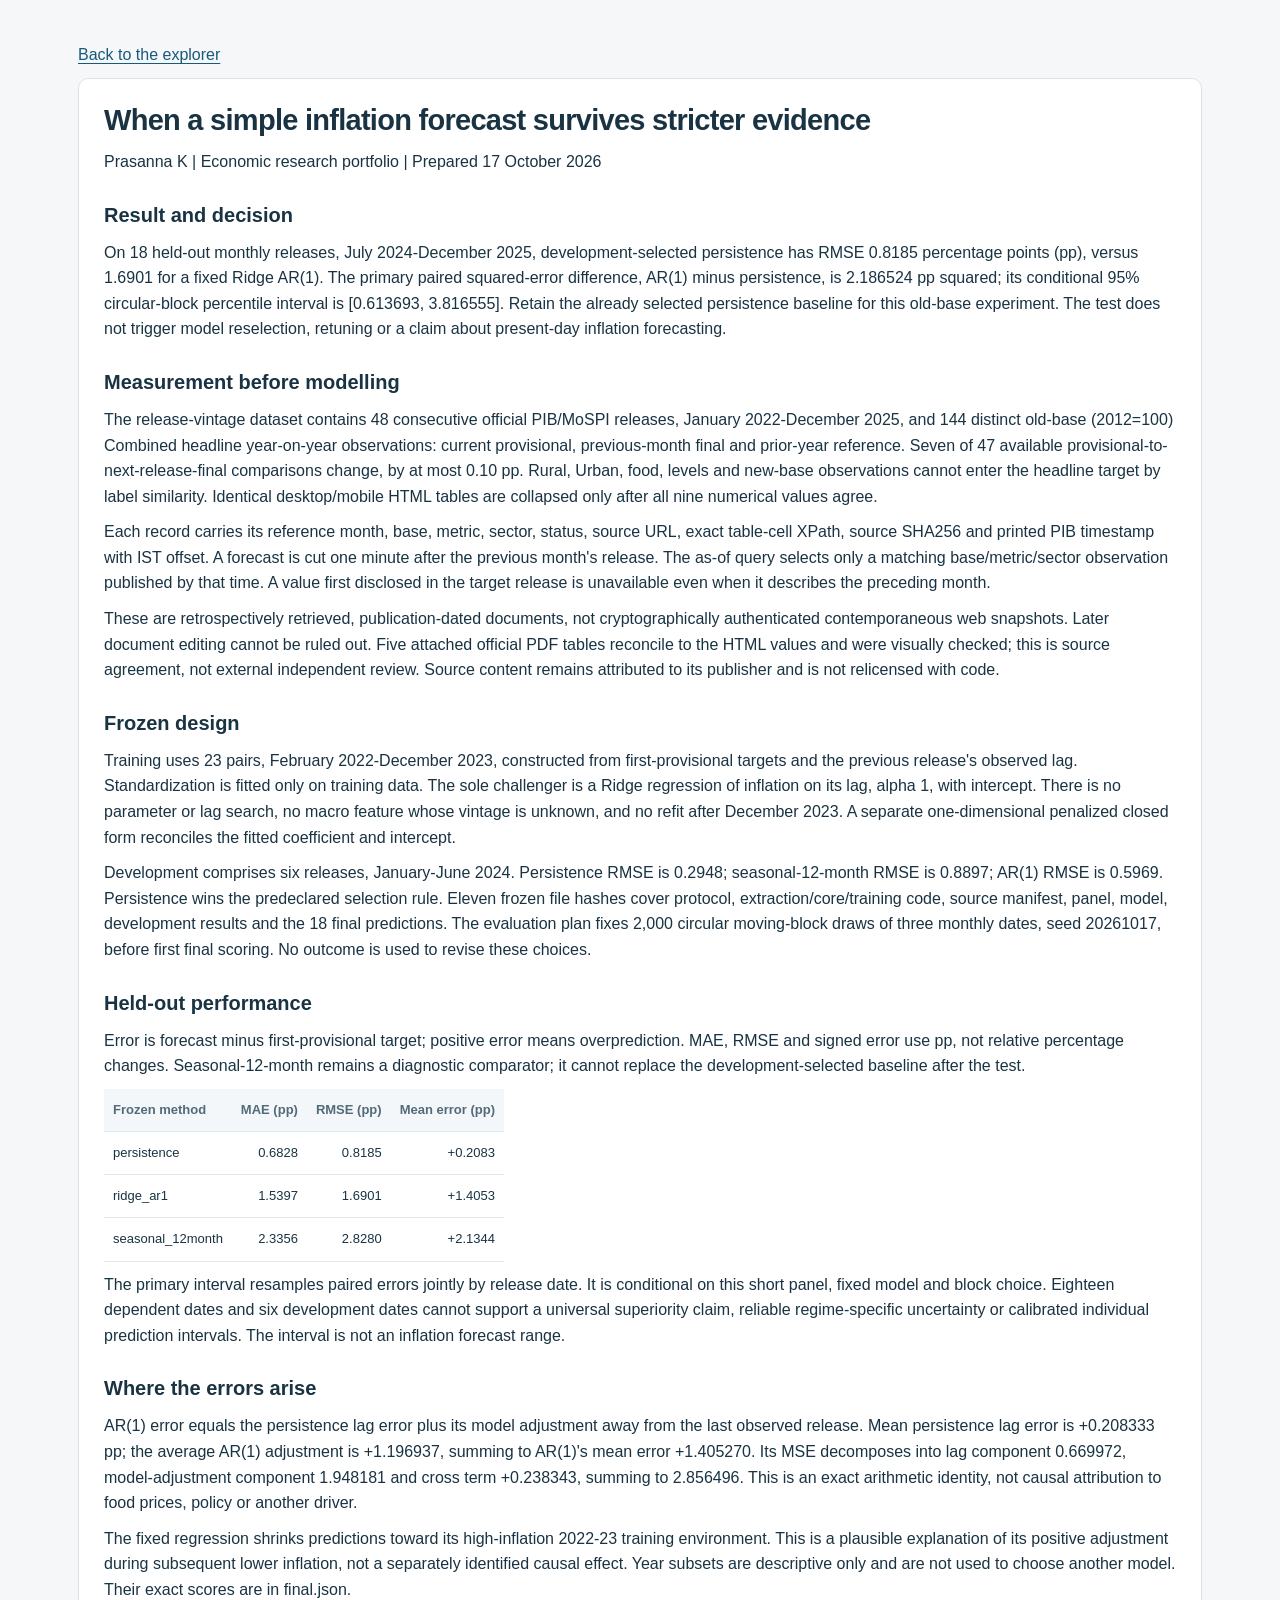
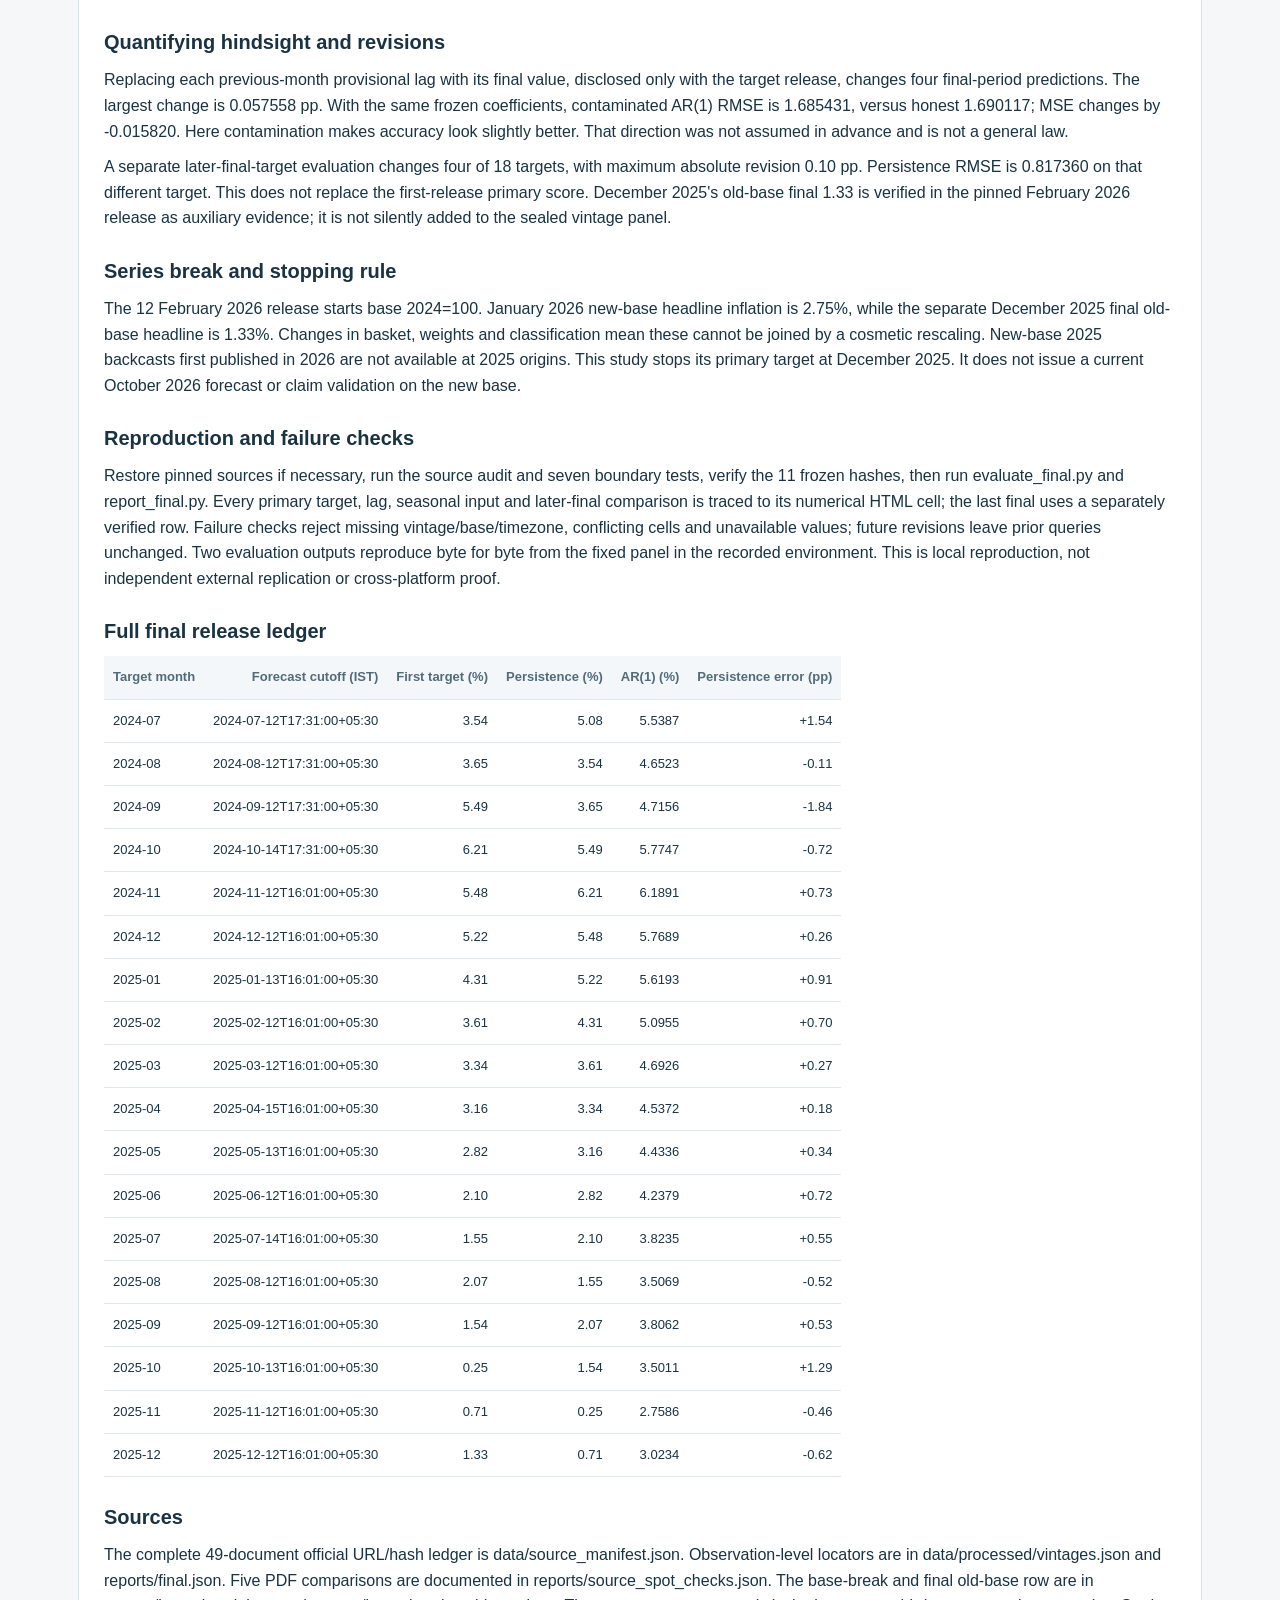
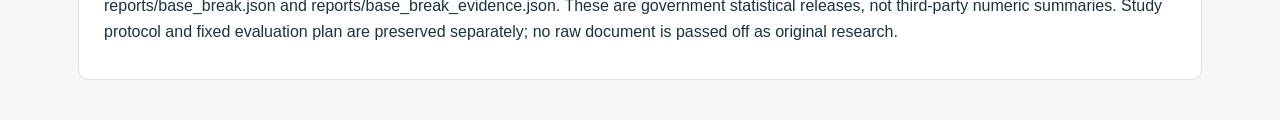
<file: docs/exports/research_paper.html>
<!doctype html><html lang="en"><head><meta charset="utf-8"><meta name="viewport" content="width=device-width,initial-scale=1"><title>When a simple inflation forecast survives stricter evidence</title><style>:root{font-family:Inter,Segoe UI,Arial,sans-serif;color:#193342;background:#f5f7f8;font-synthesis:none}*{box-sizing:border-box}body{margin:0}main{max-width:1180px;margin:auto;padding:32px 28px 40px}header{padding:8px 0 22px}.eyebrow{font-size:13px;letter-spacing:.04em;color:#526b79;margin:0 0 9px}h1{font-size:36px;line-height:1.15;letter-spacing:-.025em;margin:0 0 12px;max-width:930px}h2{font-size:20px;line-height:1.25;margin:0 0 12px}.lead{max-width:860px;font-size:17px;line-height:1.55;color:#526b79;margin:0 0 18px}p{line-height:1.6;margin:10px 0}nav{display:flex;gap:18px;flex-wrap:wrap}a{color:#185a7b;text-decoration-thickness:1px;text-underline-offset:3px}a:hover{color:#0a354b}.notice{background:#fff5df;border-left:4px solid #aa7838;padding:15px 18px;line-height:1.55;margin:0 0 20px;font-size:14px;color:#694b24}.panel{background:white;border:1px solid #d8e2e7;border-radius:10px;padding:22px;margin-bottom:20px;min-width:0}.controls{display:flex;gap:18px;align-items:end;flex-wrap:wrap;margin-bottom:14px}label{display:flex;flex-direction:column;gap:7px;font-size:13px;color:#405a69}select,input[type=number]{font:inherit;font-size:15px;color:#193342;border:1px solid #b4c7d2;border-radius:5px;background:#fff;padding:10px;min-height:43px;max-width:100%}select{max-width:330px}input[type=number]{width:145px}button{font:inherit;font-size:14px;padding:11px 17px;border:1px solid #a9bfcb;border-radius:5px;background:#edf3f6;color:#193342;cursor:pointer;min-height:43px}button:hover{background:#e2edf2}button:focus-visible,a:focus-visible,input:focus-visible,select:focus-visible{outline:3px solid #185a7b;outline-offset:3px}.metrics{display:grid;grid-template-columns:repeat(3,minmax(0,1fr));gap:20px;margin:20px 0 13px}.metrics>div{border-top:1px solid #d8e2e7;padding-top:13px}.metrics span{display:block;font-size:12px;line-height:1.5;color:#526b79;min-height:36px}.metrics strong{display:block;font-size:30px;line-height:1.3;color:#173c58;font-weight:650;overflow-wrap:anywhere}.metrics .small-number{font-size:23px}.negative{color:#a43f29!important}.subtle{font-size:13px;color:#526b79}.columns{display:grid;grid-template-columns:1.08fr 1fr;gap:20px}.columns>.panel{height:100%}.columns{margin-bottom:20px}.columns>.panel{margin:0}.compact{grid-template-columns:repeat(2,minmax(0,1fr))}.scroll{overflow:auto}table{border-collapse:collapse;width:100%;font-size:13px}th,td{padding:12px 9px;text-align:right;line-height:1.4;border-bottom:1px solid #e0e8ec;white-space:nowrap}th{font-weight:600;color:#526b79;background:#f4f7f9}th:first-child,td:first-child{text-align:left;white-space:normal}svg{display:block;width:100%;height:auto;margin:14px 0;fill:#193342}dl{display:grid;grid-template-columns:145px minmax(0,1fr);gap:13px 15px;font-size:14px;line-height:1.5}dt{color:#526b79}dd{margin:0;overflow-wrap:anywhere}.mono{font-family:ui-monospace,Consolas,monospace;font-size:11px;overflow-wrap:anywhere;color:#526b79}.check{flex-direction:row;align-items:center;gap:9px;margin:12px 0}.check input{width:17px;height:17px}.check:has(input:disabled){color:#526876}footer{font-size:12px;color:#526876;line-height:1.6;margin-top:20px;padding-top:16px;border-top:1px solid #d8e2e7}@media(max-width:760px){main{padding:22px 16px}h1{font-size:29px}.lead{font-size:16px}.columns{grid-template-columns:1fr}.metrics{grid-template-columns:1fr;gap:12px}.metrics span{min-height:0}.metrics strong{font-size:28px}.controls{align-items:stretch;gap:12px}.controls label{flex:1 1 210px}select{width:100%;max-width:100%}.panel{padding:18px}dl{grid-template-columns:1fr;gap:4px}dd{margin-bottom:10px}.compact{grid-template-columns:1fr 1fr}.compact strong{font-size:25px}}

.sr-only{position:absolute;width:1px;height:1px;padding:0;margin:-1px;overflow:hidden;clip-path:inset(50%);white-space:nowrap;border:0}summary{cursor:pointer;font-weight:600;line-height:1.5;padding:10px 0}summary:focus-visible,.scroll:focus-visible{outline:3px solid #185a7b;outline-offset:3px}.scroll{max-width:100%}caption{text-align:left;line-height:1.5;padding:12px 0;color:#405a69}tbody th{font-weight:500;background:transparent;color:#193342}.selected-month{background:#edf3f6}

article{background:white;padding:25px;border:1px solid #d8e2e7;border-radius:10px}article h1{font-size:29px}article h2{margin-top:28px}article table{display:block;overflow-x:auto}article pre{white-space:pre-wrap;overflow-wrap:anywhere;background:#edf3f6;padding:14px}article img{max-width:100%;height:auto}article p,article li{overflow-wrap:anywhere}</style></head><body><main><p><a href="../index.html">Back to the explorer</a></p><article><h1>When a simple inflation forecast survives stricter evidence</h1>
<p>Prasanna K | Economic research portfolio | Prepared 17 October 2026</p>
<h2>Result and decision</h2>
<p>On 18 held-out monthly releases, July 2024-December 2025, development-selected persistence has RMSE 0.8185 percentage points (pp), versus 1.6901 for a fixed Ridge AR(1). The primary paired squared-error difference, AR(1) minus persistence, is 2.186524 pp squared; its conditional 95% circular-block percentile interval is [0.613693, 3.816555]. Retain the already selected persistence baseline for this old-base experiment. The test does not trigger model reselection, retuning or a claim about present-day inflation forecasting.</p>
<h2>Measurement before modelling</h2>
<p>The release-vintage dataset contains 48 consecutive official PIB/MoSPI releases, January 2022-December 2025, and 144 distinct old-base (2012=100) Combined headline year-on-year observations: current provisional, previous-month final and prior-year reference. Seven of 47 available provisional-to-next-release-final comparisons change, by at most 0.10 pp. Rural, Urban, food, levels and new-base observations cannot enter the headline target by label similarity. Identical desktop/mobile HTML tables are collapsed only after all nine numerical values agree.</p>
<p>Each record carries its reference month, base, metric, sector, status, source URL, exact table-cell XPath, source SHA256 and printed PIB timestamp with IST offset. A forecast is cut one minute after the previous month&#x27;s release. The as-of query selects only a matching base/metric/sector observation published by that time. A value first disclosed in the target release is unavailable even when it describes the preceding month.</p>
<p>These are retrospectively retrieved, publication-dated documents, not cryptographically authenticated contemporaneous web snapshots. Later document editing cannot be ruled out. Five attached official PDF tables reconcile to the HTML values and were visually checked; this is source agreement, not external independent review. Source content remains attributed to its publisher and is not relicensed with code.</p>
<h2>Frozen design</h2>
<p>Training uses 23 pairs, February 2022-December 2023, constructed from first-provisional targets and the previous release&#x27;s observed lag. Standardization is fitted only on training data. The sole challenger is a Ridge regression of inflation on its lag, alpha 1, with intercept. There is no parameter or lag search, no macro feature whose vintage is unknown, and no refit after December 2023. A separate one-dimensional penalized closed form reconciles the fitted coefficient and intercept.</p>
<p>Development comprises six releases, January-June 2024. Persistence RMSE is 0.2948; seasonal-12-month RMSE is 0.8897; AR(1) RMSE is 0.5969. Persistence wins the predeclared selection rule. Eleven frozen file hashes cover protocol, extraction/core/training code, source manifest, panel, model, development results and the 18 final predictions. The evaluation plan fixes 2,000 circular moving-block draws of three monthly dates, seed 20261017, before first final scoring. No outcome is used to revise these choices.</p>
<h2>Held-out performance</h2>
<p>Error is forecast minus first-provisional target; positive error means overprediction. MAE, RMSE and signed error use pp, not relative percentage changes. Seasonal-12-month remains a diagnostic comparator; it cannot replace the development-selected baseline after the test.</p>
<div class="scroll"><table><thead><tr><th>Frozen method</th><th>MAE (pp)</th><th>RMSE (pp)</th><th>Mean error (pp)</th></tr></thead><tbody>
<tr><td>persistence</td><td>0.6828</td><td>0.8185</td><td>+0.2083</td></tr>
<tr><td>ridge_ar1</td><td>1.5397</td><td>1.6901</td><td>+1.4053</td></tr>
<tr><td>seasonal_12month</td><td>2.3356</td><td>2.8280</td><td>+2.1344</td></tr>
</tbody></table></div>
<p>The primary interval resamples paired errors jointly by release date. It is conditional on this short panel, fixed model and block choice. Eighteen dependent dates and six development dates cannot support a universal superiority claim, reliable regime-specific uncertainty or calibrated individual prediction intervals. The interval is not an inflation forecast range.</p>
<h2>Where the errors arise</h2>
<p>AR(1) error equals the persistence lag error plus its model adjustment away from the last observed release. Mean persistence lag error is +0.208333 pp; the average AR(1) adjustment is +1.196937, summing to AR(1)&#x27;s mean error +1.405270. Its MSE decomposes into lag component 0.669972, model-adjustment component 1.948181 and cross term +0.238343, summing to 2.856496. This is an exact arithmetic identity, not causal attribution to food prices, policy or another driver.</p>
<p>The fixed regression shrinks predictions toward its high-inflation 2022-23 training environment. This is a plausible explanation of its positive adjustment during subsequent lower inflation, not a separately identified causal effect. Year subsets are descriptive only and are not used to choose another model. Their exact scores are in final.json.</p>
<h2>Quantifying hindsight and revisions</h2>
<p>Replacing each previous-month provisional lag with its final value, disclosed only with the target release, changes four final-period predictions. The largest change is 0.057558 pp. With the same frozen coefficients, contaminated AR(1) RMSE is 1.685431, versus honest 1.690117; MSE changes by -0.015820. Here contamination makes accuracy look slightly better. That direction was not assumed in advance and is not a general law.</p>
<p>A separate later-final-target evaluation changes four of 18 targets, with maximum absolute revision 0.10 pp. Persistence RMSE is 0.817360 on that different target. This does not replace the first-release primary score. December 2025&#x27;s old-base final 1.33 is verified in the pinned February 2026 release as auxiliary evidence; it is not silently added to the sealed vintage panel.</p>
<h2>Series break and stopping rule</h2>
<p>The 12 February 2026 release starts base 2024=100. January 2026 new-base headline inflation is 2.75%, while the separate December 2025 final old-base headline is 1.33%. Changes in basket, weights and classification mean these cannot be joined by a cosmetic rescaling. New-base 2025 backcasts first published in 2026 are not available at 2025 origins. This study stops its primary target at December 2025. It does not issue a current October 2026 forecast or claim validation on the new base.</p>
<h2>Reproduction and failure checks</h2>
<p>Restore pinned sources if necessary, run the source audit and seven boundary tests, verify the 11 frozen hashes, then run evaluate_final.py and report_final.py. Every primary target, lag, seasonal input and later-final comparison is traced to its numerical HTML cell; the last final uses a separately verified row. Failure checks reject missing vintage/base/timezone, conflicting cells and unavailable values; future revisions leave prior queries unchanged. Two evaluation outputs reproduce byte for byte from the fixed panel in the recorded environment. This is local reproduction, not independent external replication or cross-platform proof.</p>
<h2>Full final release ledger</h2>
<div class="scroll"><table><thead><tr><th>Target month</th><th>Forecast cutoff (IST)</th><th>First target (%)</th><th>Persistence (%)</th><th>AR(1) (%)</th><th>Persistence error (pp)</th></tr></thead><tbody>
<tr><td>2024-07</td><td>2024-07-12T17:31:00+05:30</td><td>3.54</td><td>5.08</td><td>5.5387</td><td>+1.54</td></tr>
<tr><td>2024-08</td><td>2024-08-12T17:31:00+05:30</td><td>3.65</td><td>3.54</td><td>4.6523</td><td>-0.11</td></tr>
<tr><td>2024-09</td><td>2024-09-12T17:31:00+05:30</td><td>5.49</td><td>3.65</td><td>4.7156</td><td>-1.84</td></tr>
<tr><td>2024-10</td><td>2024-10-14T17:31:00+05:30</td><td>6.21</td><td>5.49</td><td>5.7747</td><td>-0.72</td></tr>
<tr><td>2024-11</td><td>2024-11-12T16:01:00+05:30</td><td>5.48</td><td>6.21</td><td>6.1891</td><td>+0.73</td></tr>
<tr><td>2024-12</td><td>2024-12-12T16:01:00+05:30</td><td>5.22</td><td>5.48</td><td>5.7689</td><td>+0.26</td></tr>
<tr><td>2025-01</td><td>2025-01-13T16:01:00+05:30</td><td>4.31</td><td>5.22</td><td>5.6193</td><td>+0.91</td></tr>
<tr><td>2025-02</td><td>2025-02-12T16:01:00+05:30</td><td>3.61</td><td>4.31</td><td>5.0955</td><td>+0.70</td></tr>
<tr><td>2025-03</td><td>2025-03-12T16:01:00+05:30</td><td>3.34</td><td>3.61</td><td>4.6926</td><td>+0.27</td></tr>
<tr><td>2025-04</td><td>2025-04-15T16:01:00+05:30</td><td>3.16</td><td>3.34</td><td>4.5372</td><td>+0.18</td></tr>
<tr><td>2025-05</td><td>2025-05-13T16:01:00+05:30</td><td>2.82</td><td>3.16</td><td>4.4336</td><td>+0.34</td></tr>
<tr><td>2025-06</td><td>2025-06-12T16:01:00+05:30</td><td>2.10</td><td>2.82</td><td>4.2379</td><td>+0.72</td></tr>
<tr><td>2025-07</td><td>2025-07-14T16:01:00+05:30</td><td>1.55</td><td>2.10</td><td>3.8235</td><td>+0.55</td></tr>
<tr><td>2025-08</td><td>2025-08-12T16:01:00+05:30</td><td>2.07</td><td>1.55</td><td>3.5069</td><td>-0.52</td></tr>
<tr><td>2025-09</td><td>2025-09-12T16:01:00+05:30</td><td>1.54</td><td>2.07</td><td>3.8062</td><td>+0.53</td></tr>
<tr><td>2025-10</td><td>2025-10-13T16:01:00+05:30</td><td>0.25</td><td>1.54</td><td>3.5011</td><td>+1.29</td></tr>
<tr><td>2025-11</td><td>2025-11-12T16:01:00+05:30</td><td>0.71</td><td>0.25</td><td>2.7586</td><td>-0.46</td></tr>
<tr><td>2025-12</td><td>2025-12-12T16:01:00+05:30</td><td>1.33</td><td>0.71</td><td>3.0234</td><td>-0.62</td></tr>
</tbody></table></div>
<h2>Sources</h2>
<p>The complete 49-document official URL/hash ledger is data/source_manifest.json. Observation-level locators are in data/processed/vintages.json and reports/final.json. Five PDF comparisons are documented in reports/source_spot_checks.json. The base-break and final old-base row are in reports/base_break.json and reports/base_break_evidence.json. These are government statistical releases, not third-party numeric summaries. Study protocol and fixed evaluation plan are preserved separately; no raw document is passed off as original research.</p></article></main></body></html>
</file>
